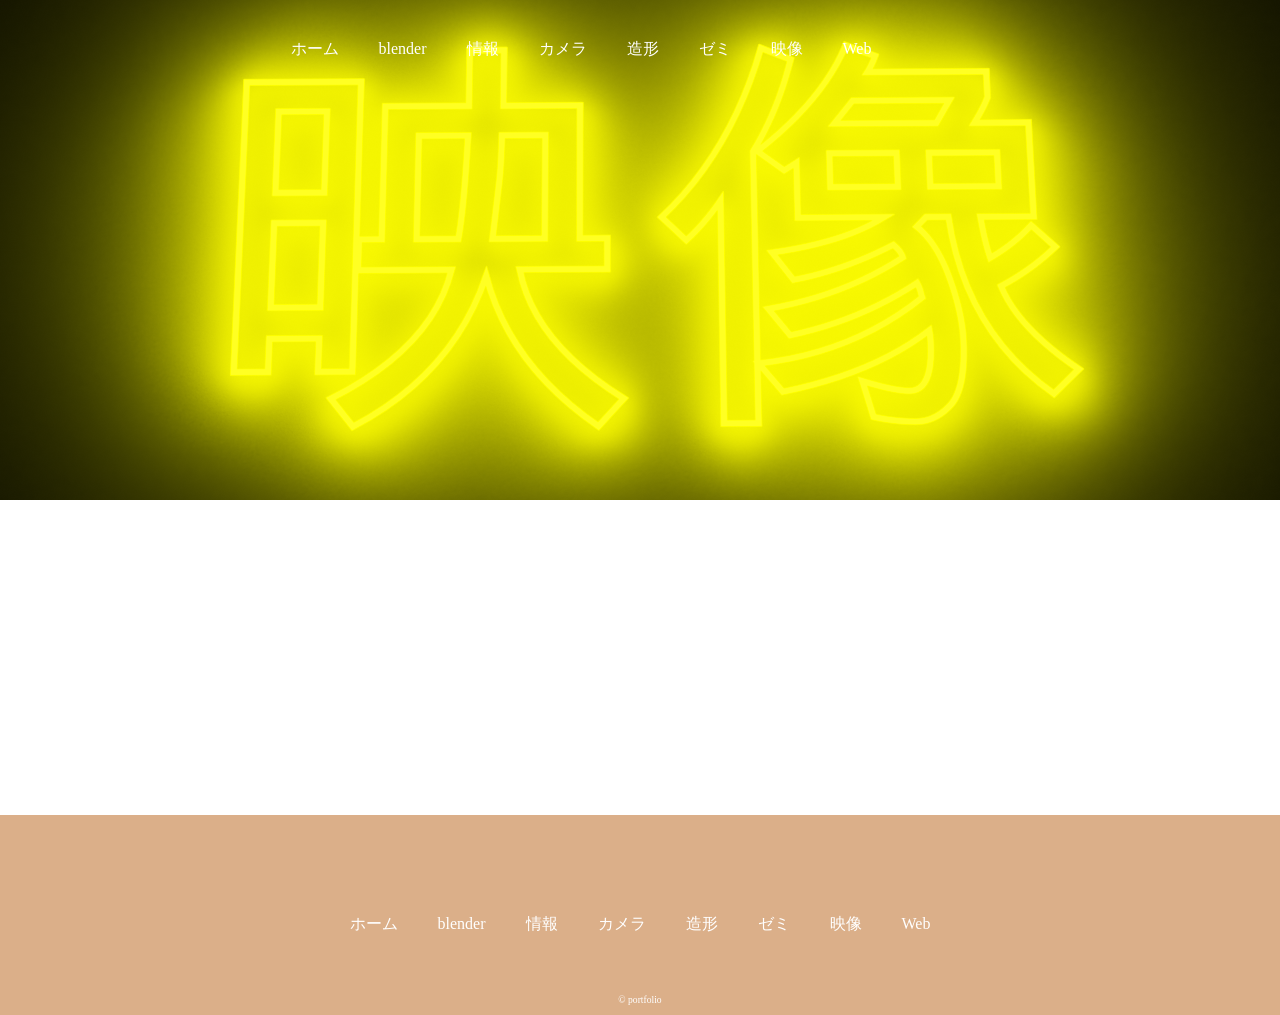
<file: eizou.html>
<!DOCTYPE html>
<html lang="ja">
<head>
    <meta charset="UTF-8">
    <title></title>
    <meta name="description" content="複数ページに渡るデザインを通して、よりレベルアップしたコーディングとCSSの使い回し方を身につけましょう">
    <link rel="stylesheet" href="css/reset.css">
    <link rel="preconnect" href="https://fonts.googleapis.com">
    <link rel="preconnect" href="https://fonts.gstatic.com" crossorigin>
    <link href="https://fonts.googleapis.com/css2?family=Noto+Sans+JP:wght@100..900&display=swap" rel="stylesheet">
    <link rel="stylesheet" href="css/style.css">
</head>
<body>
    <header class="header">
    <nav class="header-nav">
        <ul class="header-nav-list">
            <li class="header-nav-item">
                <a href="index.html" class="header-nav-link">ホーム</a>
            </li>
            <li class="header-nav-item">
                <a href="blender.html" class="header-nav-link">blender</a>
            </li>
            <li class="header-nav-item">
                <a href="jyouhou.html" class="header-nav-link">情報</a>
            </li>
            <li class="header-nav-item">
                <a href="camera.html" class="header-nav-link">カメラ</a>
            </li>
            <li class="header-nav-item">
                <a href="zoukei.html" class="header-nav-link">造形</a>
            </li>
          
            <li class="header-nav-item">
                <a href="zemi.html" class="header-nav-link">ゼミ</a>
            </li>
            <li class="header-nav-item">
            <a href="eizou.html" class="header-nav-link">映像</a>
        </li>
        <li class="header-nav-item">
            <a href="web.html" class="header-nav-link">Web</a>
        </li>
        </ul>
    </nav>
 </header>
 <div class="kv_eizou">
 </div>
 <main>
    <div class="video-wrap">
  <div class="video">
   <iframe width="560" height="315" src="https://www.youtube.com/embed/CzoLrJAc2wQ?si=2-QYR34hC4zYjIeS" title="YouTube video player" frameborder="0" allow="accelerometer; autoplay; clipboard-write; encrypted-media; gyroscope; picture-in-picture; web-share" referrerpolicy="strict-origin-when-cross-origin" allowfullscreen></iframe>
  </div>
</div>
 </main>

 <footer class="footer">
    <ul class="footer-nav-list">
        <li class="footer-nav-item">
            <a href="index.html" class="footer-nav-link">ホーム</a>
        </li>
        <li class="footer-nav-item">
            <a href="blender.html" class="footer-nav-link">blender</a>
        </li>
        <li class="footer-nav-item">
            <a href="jyouhou.html" class="footer-nav-link">情報</a>
        </li>
        <li class="footer-nav-item">
            <a href="camera.html" class="footer-nav-link">カメラ</a>
        </li>
        <li class="footer-nav-item">
            <a href="zoukei.html" class="footer-nav-link">造形</a>
        </li>
       
        <li class="footer-nav-item">
            <a href="zemi.html" class="footer-nav-link">ゼミ</a>
        </li>
        <li class="footer-nav-item">
            <a href="eizou.html" class="footer-nav-link">映像</a>
        </li>
        <li class="footer-nav-item">
            <a href="web.html" class="footer-nav-link">Web</a>
        </li>
    </ul>
    <p class="footer-copy">
        <small>&copy; portfolio</small>
    </p>
</footer>
</body>
</html>
</file>
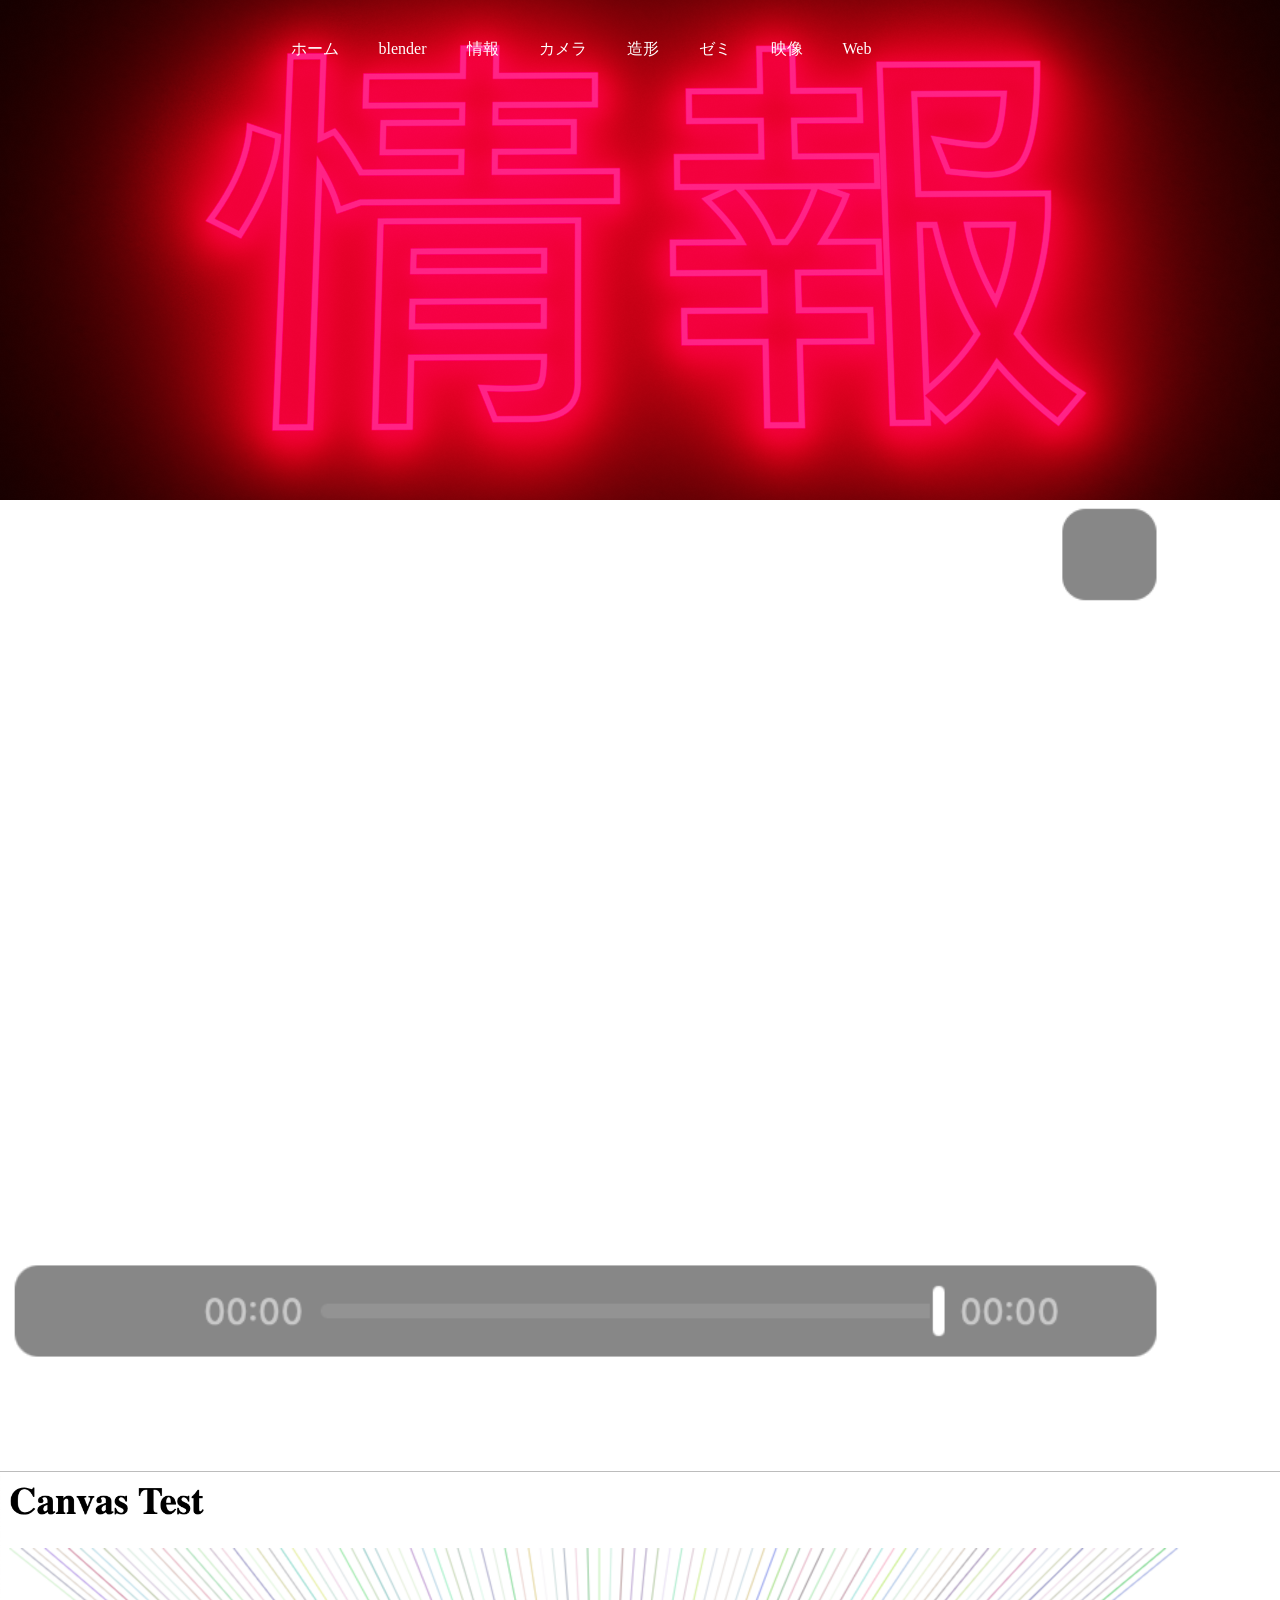
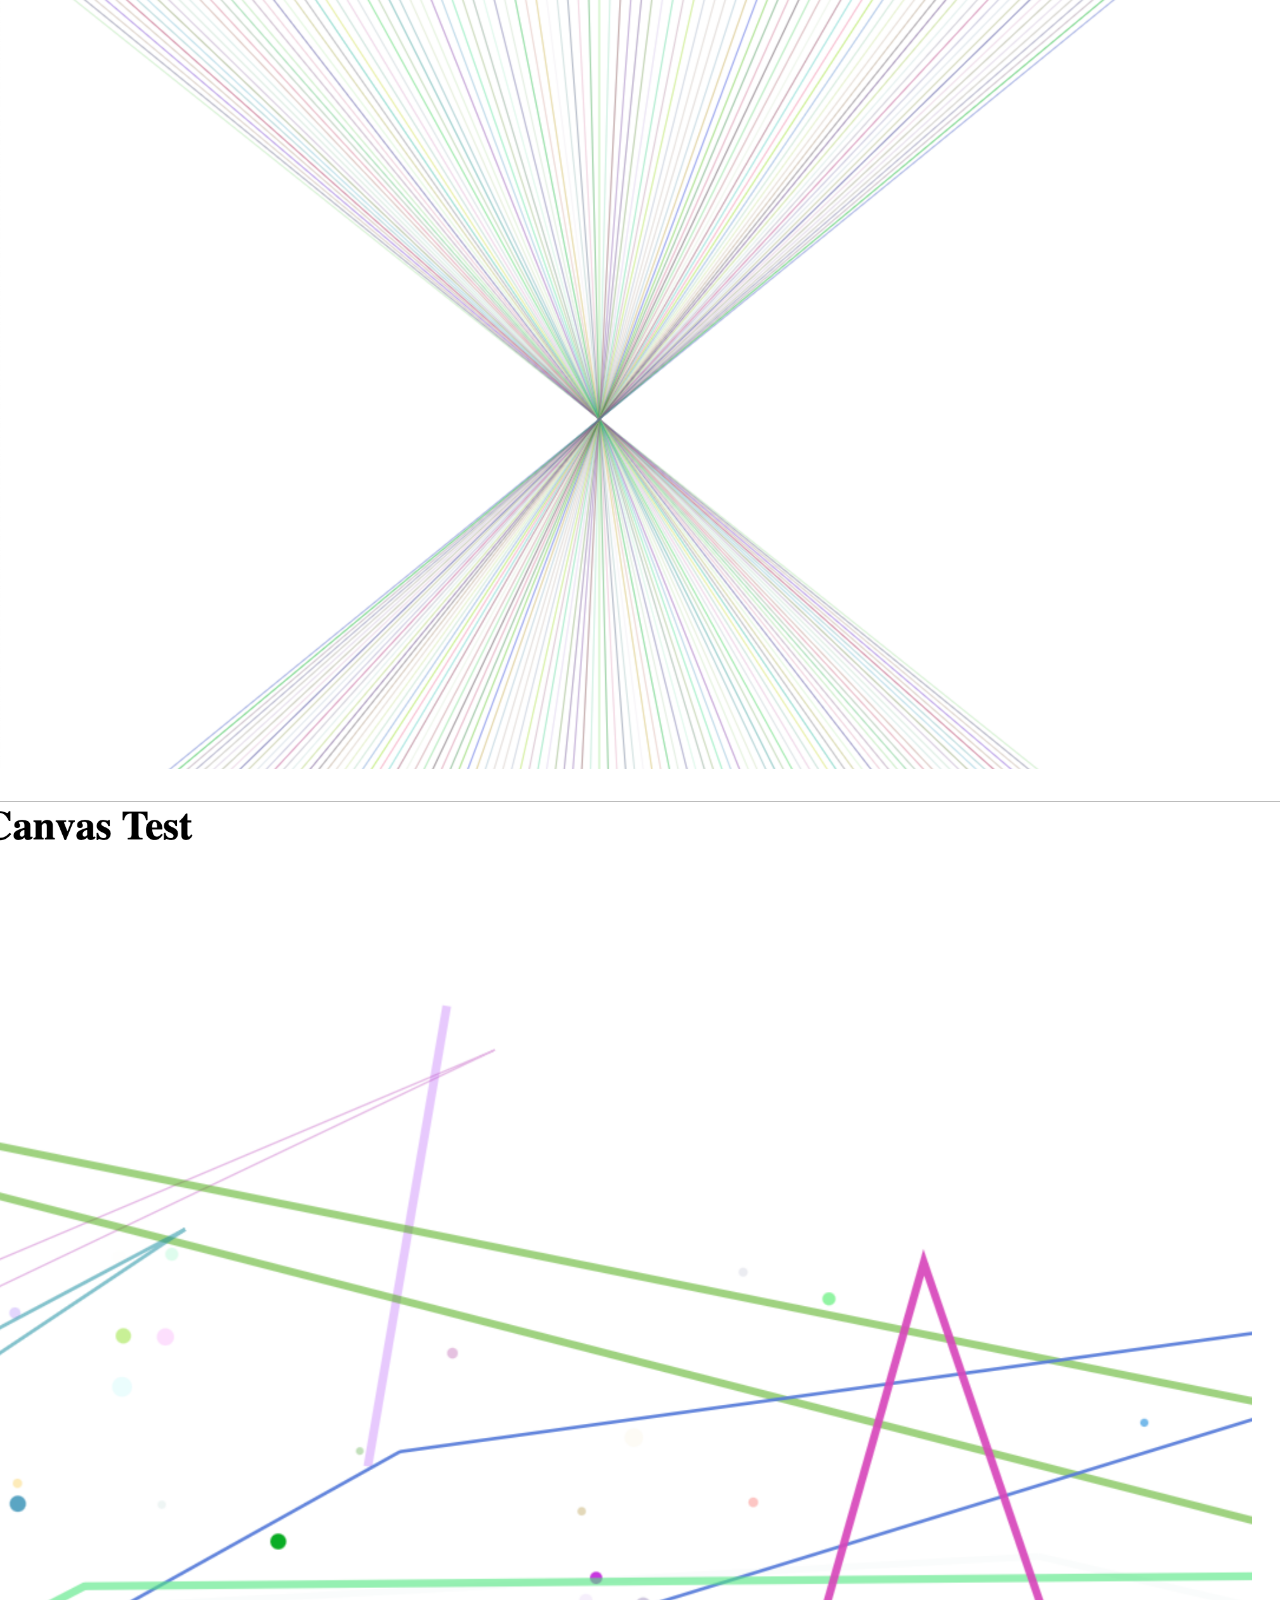
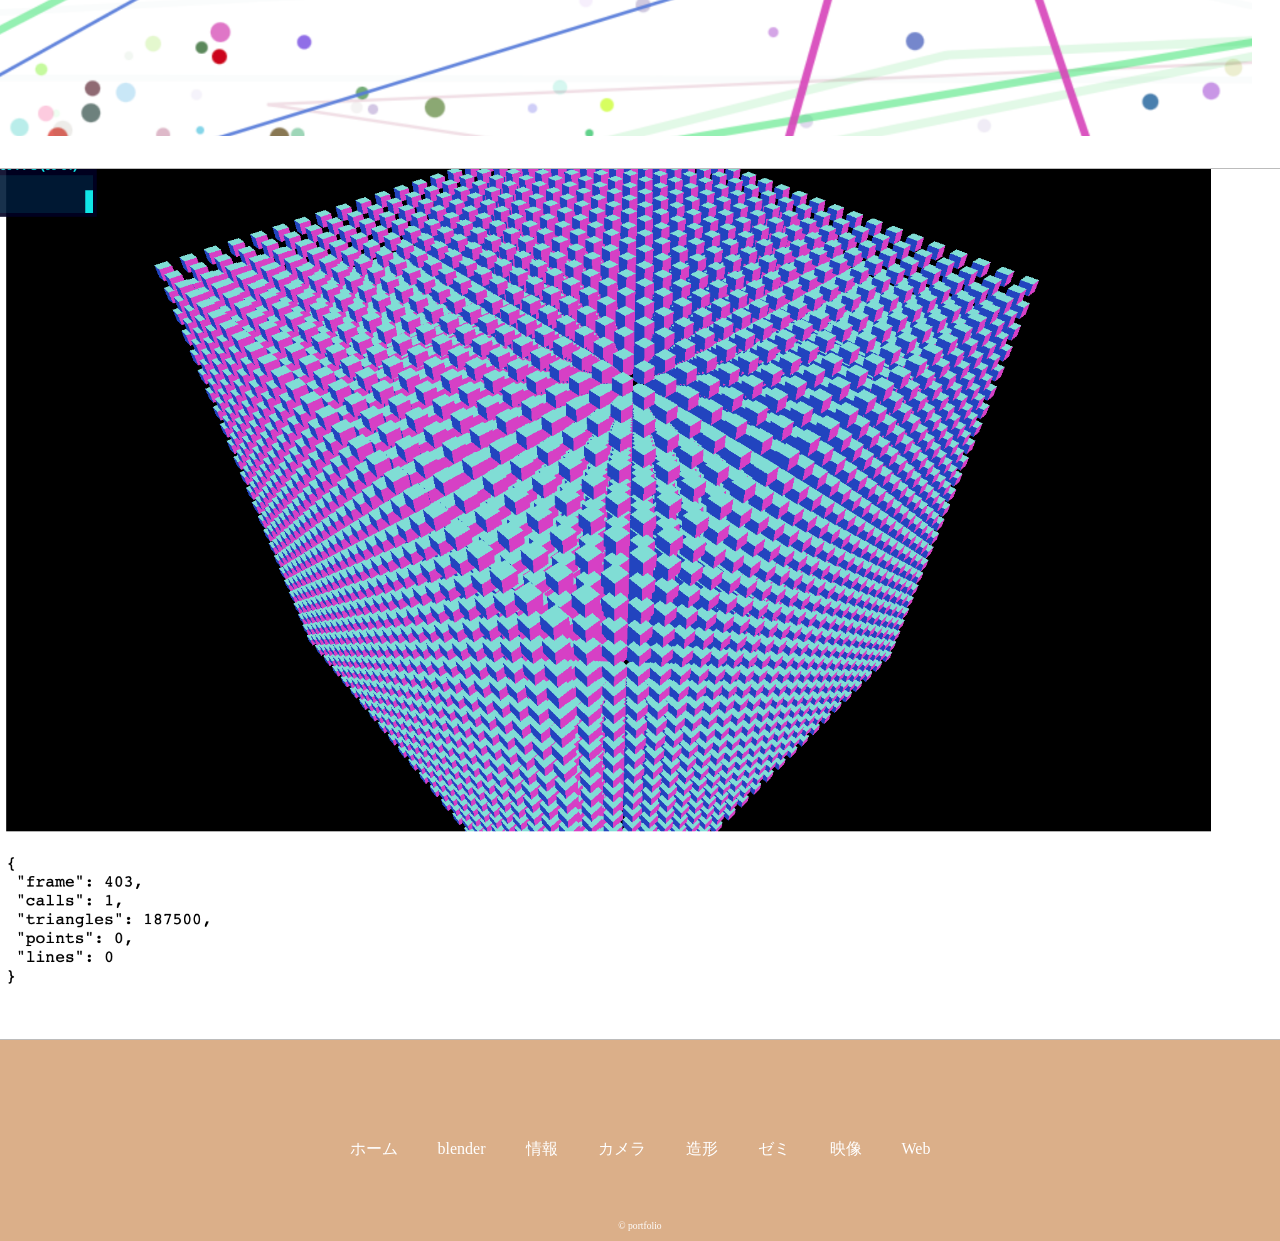
<file: jyouhou.html>
<!DOCTYPE html>
<html lang="ja">
<head>
    <meta charset="UTF-8">
    <title></title>
    <meta name="description" content="複数ページに渡るデザインを通して、よりレベルアップしたコーディングとCSSの使い回し方を身につけましょう">
    <link rel="stylesheet" href="css/reset.css">
    <link rel="preconnect" href="https://fonts.googleapis.com">
    <link rel="preconnect" href="https://fonts.gstatic.com" crossorigin>
    <link href="https://fonts.googleapis.com/css2?family=Noto+Sans+JP:wght@100..900&display=swap" rel="stylesheet">
    <link rel="stylesheet" href="css/style.css">
</head>
<body>
 <header class="header">
    <nav class="header-nav">
        <ul class="header-nav-list">
            <li class="header-nav-item">
                <a href="index.html" class="header-nav-link">ホーム</a>
            </li>
            <li class="header-nav-item">
                <a href="blender.html" class="header-nav-link">blender</a>
            </li>
            <li class="header-nav-item">
                <a href="jyouhou.html" class="header-nav-link">情報</a>
            </li>
            <li class="header-nav-item">
                <a href="camera.html" class="header-nav-link">カメラ</a>
            </li>
            <li class="header-nav-item">
                <a href="zoukei.html" class="header-nav-link">造形</a>
            </li>
           
            <li class="header-nav-item">
                <a href="zemi.html" class="header-nav-link">ゼミ</a>
            </li>
            <li class="header-nav-item">
            <a href="eizou.html" class="header-nav-link">映像</a>
        </li>
        <li class="header-nav-item">
            <a href="web.html" class="header-nav-link">Web</a>
        </li>
        </ul>
    </nav>
 </header>
 <div class="kv_info">
 </div>
 <main>
    <div class="items-wrap">
                    <div class="items-item">
                        <ul class="info-list_detail">
                        <div class="items-img">
                            <li class="info-item">
                                <a href="img2/ida/07-06.html" class="info-link">
                            <img src="img2/004.png" alt="変身">
                             <p class="info-txt">
                             </p>
                                </a>
                           </li>
                           </ul>
                        </div>
                    </div>
    <div class="items-wrap">
                    <div class="items-item">
                        <ul class="info-list_detail">
                        <div class="items-img">
                            <li class="info-item">
                                <a href="img2/ida1/03_013.html" class="info-link">
                            <img src="img2/001.png" alt="変身">
                             <p class="info-txt">
                             </p>
                                </a>
                           </li>
                           </ul>
                        </div>
                    </div>
    <div class="items-wrap">
                    <div class="items-item">
                        <ul class="info-list_detail">
                        <div class="items-img">
                            <li class="info-item">
                                <a href="img2/ida1/04_306.html" class="info-link">
                            <img src="img2/002.png" alt="変身">
                             <p class="info-txt">
                             </p>
                                </a>
                           </li>
                           </ul>
                        </div>
                    </div>
                 <div class="items-wrap">
                    <div class="items-item">
                        <ul class="info-list_detail">
                        <div class="items-img">
                            <li class="info-item">
                                <a href="img2/ida2/05-33.html" class="info-link">
                            <img src="img2/003.png" alt="変身">
                             <p class="info-txt">
                             </p>
                                </a>
                           </li>
                           </ul>
                        </div>
                    </div>
    </div>
    </section>
 </main>
 <footer class="footer">
    <ul class="footer-nav-list">
        <li class="footer-nav-item">
            <a href="index.html" class="footer-nav-link">ホーム</a>
        </li>
        <li class="footer-nav-item">
            <a href="blender.html" class="footer-nav-link">blender</a>
        </li>
        <li class="footer-nav-item">
            <a href="jyouhou.html" class="footer-nav-link">情報</a>
        </li>
        <li class="footer-nav-item">
            <a href="camera.html" class="footer-nav-link">カメラ</a>
        </li>
        <li class="footer-nav-item">
            <a href="zoukei.html" class="footer-nav-link">造形</a>
        </li>
      
        <li class="footer-nav-item">
            <a href="zemi.html" class="footer-nav-link">ゼミ</a>
        </li>
        <li class="footer-nav-item">
            <a href="eizou.html" class="footer-nav-link">映像</a>
        </li>
        <li class="footer-nav-item">
            <a href="web.html" class="footer-nav-link">Web</a>
        </li>
    </ul>
    <p class="footer-copy">
        <small>&copy; portfolio</small>
    </p>
</footer>
</body>
</html>
</file>
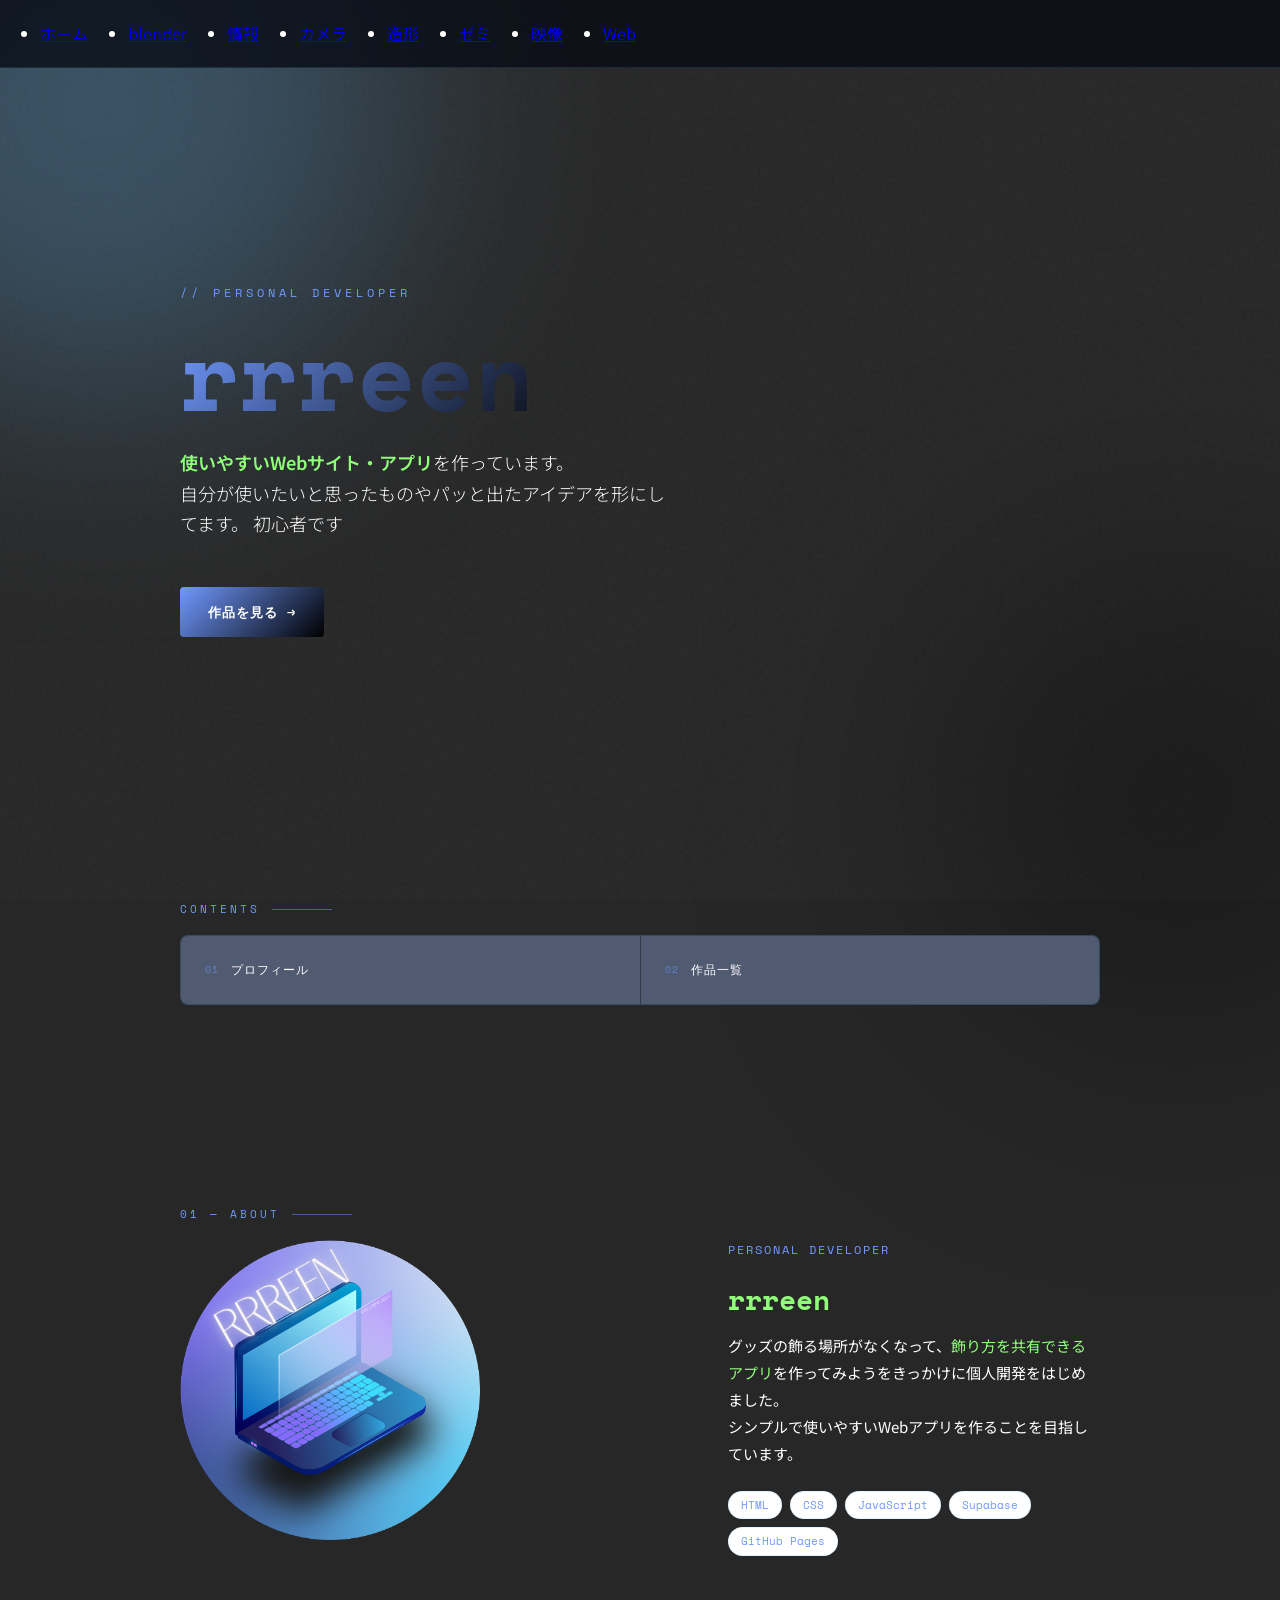
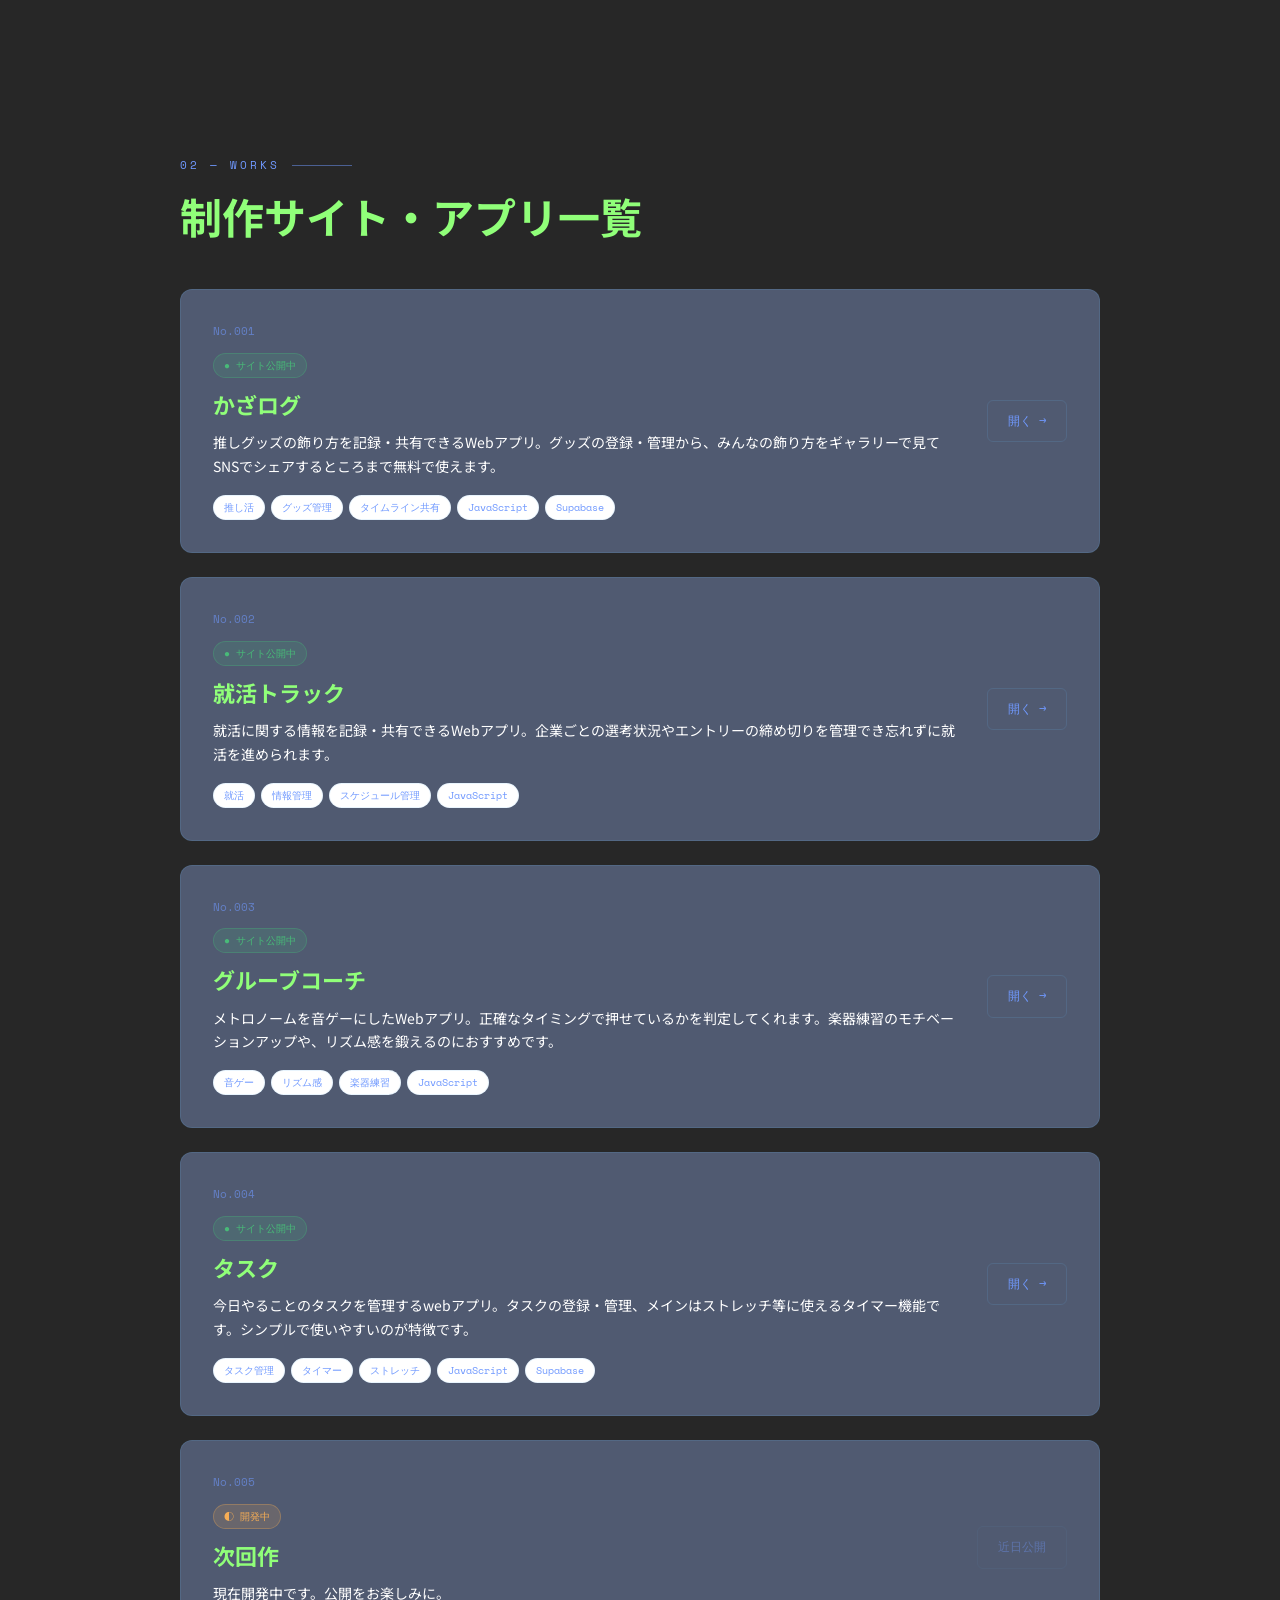
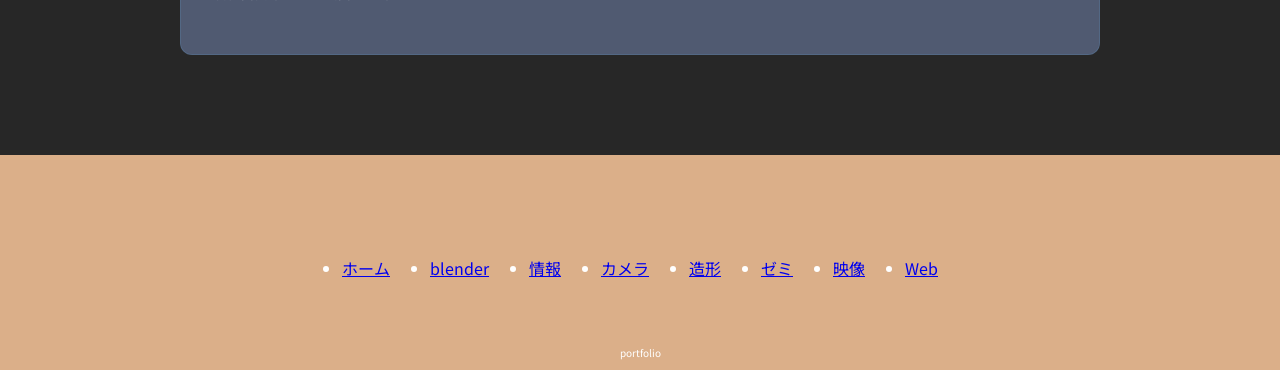
<file: web.html>
<!DOCTYPE html>
<html lang="ja">
<head>
<meta charset="UTF-8">
<meta name="viewport" content="width=device-width, initial-scale=1.0">
<title>rrreen | works</title>
<link rel="preconnect" href="https://fonts.googleapis.com">
<link href="https://fonts.googleapis.com/css2?family=Space+Mono:wght@400;700&family=Noto+Sans+JP:wght@300;400;600;700&display=swap" rel="stylesheet">
<link rel="stylesheet" href="css copy/style.css">
<link rel="stylesheet" href="css/style.css">
</head>
<body>
 <header class="header">
    <nav class="header-nav">
        <ul class="header-nav-list">
            <li class="header-nav-item">
                <a href="index.html" class="header-nav-link">ホーム</a>
            </li>
            <li class="header-nav-item">
                <a href="blender.html" class="header-nav-link">blender</a>
            </li>
            <li class="header-nav-item">
                <a href="jyouhou.html" class="header-nav-link">情報</a>
            </li>
            <li class="header-nav-item">
                <a href="camera.html" class="header-nav-link">カメラ</a>
            </li>
            <li class="header-nav-item">
                <a href="zoukei.html" class="header-nav-link">造形</a>
            </li>
            <li class="header-nav-item">
                <a href="zemi.html" class="header-nav-link">ゼミ</a>
            </li>
            <li class="header-nav-item">
            <a href="eizou.html" class="header-nav-link">映像</a>
        </li>
        <li class="header-nav-item">
            <a href="web.html" class="header-nav-link">Web</a>
        </li>
        </ul>
    </nav>
 </header>
<div class="bg-glow bg-glow-1"></div>
<div class="bg-glow bg-glow-2"></div>

<!-- ナビゲーション -->


<!-- ヒーロー（一番上の大きいエリア） -->
<section id="hero">
  <p class="hero-eyebrow">// Personal Developer</p>
  <h1 class="hero-name">rrreen</h1>
  <p class="hero-tagline">
    <span>使いやすいWebサイト・アプリ</span>を作っています。<br>
    自分が使いたいと思ったものやパッと出たアイデアを形にしてます。
    初心者です
  </p>
  <div class="hero-cta">
    <a href="#works" class="btn-primary">作品を見る →</a>
    <!--<a href="#contact" class="btn-outline">SNSをフォロー</a>-->
  </div>
</section>

<!-- 目次 -->
<section id="toc">
  <p class="section-label">Contents</p>
  <div class="toc-grid fade-in">
    <a href="#about" class="toc-item">
      <span class="toc-num">01</span> プロフィール
    </a>
    <a href="#works" class="toc-item">
      <span class="toc-num">02</span> 作品一覧
    </a>
    <!--<a href="#contact" class="toc-item">
      <span class="toc-num">03</span> SNS
    </a>-->
  </div>
</section>

<!-- プロフィール -->
<section id="about">
  <p class="section-label">01 — About</p>
  <div class="profile-grid fade-in">
    <img src="rrreen_0320094944.png" alt="rrreen" class="img"></img>
    <div>
      <p class="profile-role">Personal Developer</p>
      <h2 class="profile-name">rrreen</h2>
      <p class="profile-bio">
        グッズの飾る場所がなくなって、<span>飾り方を共有できるアプリ</span>を作ってみようをきっかけに個人開発をはじめました。<br>
        シンプルで使いやすいWebアプリを作ることを目指しています。
      </p>
      <!-- 使用技術タグ：増やしたい場合は<span class="tech-tag">技術名</span>をコピーして追加 -->
      <div class="tech-tags">
        <span class="tech-tag">HTML</span>
        <span class="tech-tag">CSS</span>
        <span class="tech-tag">JavaScript</span>
        <span class="tech-tag">Supabase</span>
        <span class="tech-tag">GitHub Pages</span>
      </div>
    </div>
  </div>
</section>

<!-- 作品一覧 -->
<section id="works">
  <p class="section-label">02 — Works</p>
  <h2 class="section-title">制作サイト・アプリ一覧</h2>
  <div class="works-grid">

    <!-- 作品カード1：新しい作品はこのブロックをコピーして追加 -->
    <div class="work-card fade-in">
      <div>
        <p class="work-number">No.001</p>
        <span class="badge-live">● サイト公開中</span>
        <h3 class="work-title">かざログ</h3>
        <p class="work-desc">
          推しグッズの飾り方を記録・共有できるWebアプリ。グッズの登録・管理から、みんなの飾り方をギャラリーで見てSNSでシェアするところまで無料で使えます。
        </p>
        <!-- 作品タグ：増やしたい場合は<span class="work-tag">タグ名</span>をコピーして追加 -->
        <div class="work-tags">
          <span class="work-tag">推し活</span>
          <span class="work-tag">グッズ管理</span>
          <span class="work-tag">タイムライン共有</span>
          <span class="work-tag">JavaScript</span>
          <span class="work-tag">Supabase</span>
        </div>
      </div>
      <!-- ↓ YOUR_URL_HERE をかざログのURLに変更してください -->
      <a href="https://rrreen316.github.io/oshicollection/" target="_blank" class="work-link">開く →</a>
    </div>


    <div class="work-card fade-in">
      <div>
        <p class="work-number">No.002</p>
        <span class="badge-live">● サイト公開中</span>
        <h3 class="work-title">就活トラック</h3>
        <p class="work-desc">
          就活に関する情報を記録・共有できるWebアプリ。企業ごとの選考状況やエントリーの締め切りを管理でき忘れずに就活を進められます。
        </p>
        <!-- 作品タグ：増やしたい場合は<span class="work-tag">タグ名</span>をコピーして追加 -->
        <div class="work-tags">
          <span class="work-tag">就活</span>
          <span class="work-tag">情報管理</span>
          <span class="work-tag">スケジュール管理</span>
          <span class="work-tag">JavaScript</span>
        </div>
      </div>
      <!-- ↓ YOUR_URL_HERE を就活トラックのURLに変更してください -->
      <a href="https://rrreen316.github.io/syuukatutracker/" target="_blank" class="work-link">開く →</a>
    </div>
<div class="work-card fade-in">
      <div>
        <p class="work-number">No.003</p>
        <span class="badge-live">● サイト公開中</span>
        <h3 class="work-title">グルーブコーチ</h3>
        <p class="work-desc">
         メトロノームを音ゲーにしたWebアプリ。正確なタイミングで押せているかを判定してくれます。楽器練習のモチベーションアップや、リズム感を鍛えるのにおすすめです。
        </p>
        <!-- 作品タグ：増やしたい場合は<span class="work-tag">タグ名</span>をコピーして追加 -->
        <div class="work-tags">
          <span class="work-tag">音ゲー</span>
          <span class="work-tag">リズム感</span>
          <span class="work-tag">楽器練習</span>
          <span class="work-tag">JavaScript</span>
        </div>
      </div>
      <!-- ↓ YOUR_URL_HERE をグルーブコーチのURLに変更してください -->
      <a href="https://rrreen316.github.io/groovecoach/" target="_blank" class="work-link">開く →</a>
    </div>
    <!-- 作品カード1：新しい作品はこのブロックをコピーして追加 -->
    <div class="work-card fade-in">
      <div>
        <p class="work-number">No.004</p>
        <span class="badge-live">● サイト公開中</span>
        <h3 class="work-title">タスク</h3>
        <p class="work-desc">
          今日やることのタスクを管理するwebアプリ。タスクの登録・管理、メインはストレッチ等に使えるタイマー機能です。シンプルで使いやすいのが特徴です。
        </p>
        <!-- 作品タグ：増やしたい場合は<span class="work-tag">タグ名</span>をコピーして追加 -->
        <div class="work-tags">
          <span class="work-tag">タスク管理</span>
          <span class="work-tag">タイマー</span>
          <span class="work-tag">ストレッチ</span>
          <span class="work-tag">JavaScript</span>
          <span class="work-tag">Supabase</span>
        </div>
      </div>
      <!-- ↓ YOUR_URL_HERE をタスクのURLに変更してください -->
      <a href="https://rrreen316.github.io/task/" target="_blank" class="work-link">開く →</a>
    </div>
    <!-- 作品カード3（開発中）：公開したらbadge-wipをbadge-liveに変えてwork-linkのhrefにURLを入れる -->
    <div class="work-card wip fade-in">
      <div>
        <p class="work-number">No.005</p>
        <span class="badge-wip">◐ 開発中</span>
        <h3 class="work-title">次回作</h3>
        <p class="work-desc">現在開発中です。公開をお楽しみに。</p>
      </div>
      <span class="work-link" style="opacity:0.4;cursor:default;">近日公開</span>
    </div>

  </div>
</section>

<!-- SNS・連絡先 -->
<!--<section id="contact">
  <p class="section-label">03 — Contact</p>
  <h2 class="section-title">SNS</h2>
  <div class="sns-grid fade-in">
    <!-- ↓ XのURLをご自身のアカウントに変更してください -->
 <!-- <a href="https://x.com/rrreen316" target="_blank" class="sns-card">
      <span>𝕏</span> @rrreen316
    </a>-->
    <!-- ↓ InstagramのURLとアカウント名をご自身のものに変更してください -->
   <!-- <a href="https://www.instagram.com/rrreen316/" target="_blank" class="sns-card">
      <span>📷</span> @rrreen316
    </a>-->
  </div>
</section>


   <footer class="footer">
    <ul class="footer-nav-list">
        <li class="footer-nav-item">
            <a href="index.html" class="footer-nav-link">ホーム</a>
        </li>
        <li class="footer-nav-item">
            <a href="blender.html" class="footer-nav-link">blender</a>
        </li>
        <li class="footer-nav-item">
            <a href="jyouhou.html" class="footer-nav-link">情報</a>
        </li>
        <li class="footer-nav-item">
            <a href="camera.html" class="footer-nav-link">カメラ</a>
        </li>
        <li class="footer-nav-item">
            <a href="zoukei.html" class="footer-nav-link">造形</a>
        </li>
        <li class="footer-nav-item">
            <a href="zemi.html" class="footer-nav-link">ゼミ</a>
        </li>
        <li class="footer-nav-item">
            <a href="eizou.html" class="footer-nav-link">映像</a>
        </li>
          <li class="footer-nav-item">
            <a href="web.html" class="footer-nav-link">Web</a>
        </li>
    </ul>
    <p class="footer-copy">
        <small> portfolio</small>
    </p>
</footer>

<script src="js/main.js"></script>
</body>
</html>
</file>
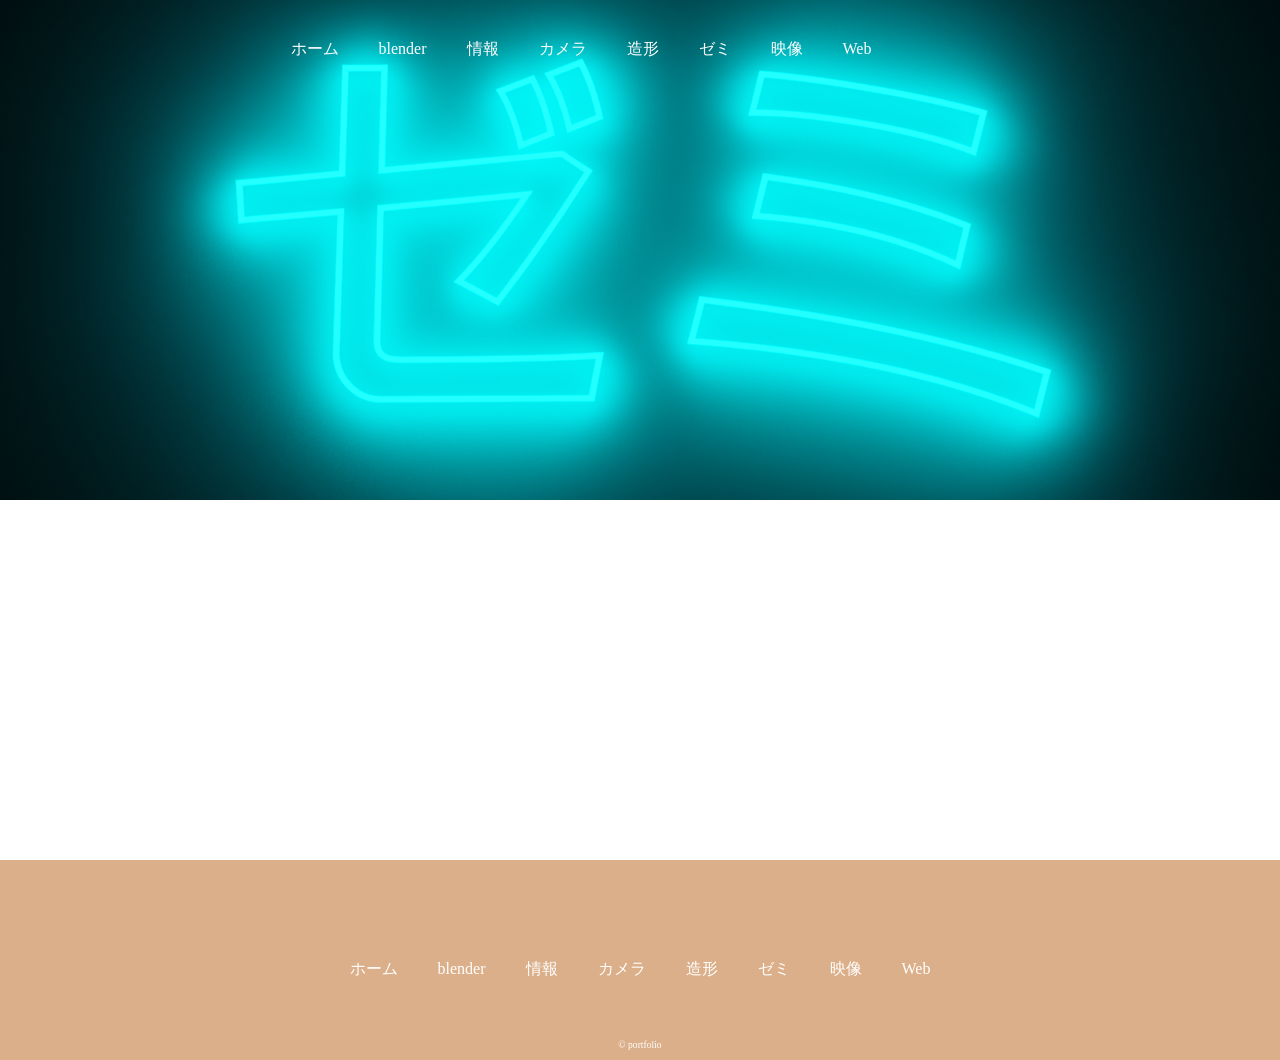
<file: zemi.html>
<!DOCTYPE html>
<html lang="ja">
<head>
    <meta charset="UTF-8">
    <title></title>
    <meta name="description" content="複数ページに渡るデザインを通して、よりレベルアップしたコーディングとCSSの使い回し方を身につけましょう">
    <link rel="stylesheet" href="css/reset.css">
    <link rel="preconnect" href="https://fonts.googleapis.com">
    <link rel="preconnect" href="https://fonts.gstatic.com" crossorigin>
    <link href="https://fonts.googleapis.com/css2?family=Noto+Sans+JP:wght@100..900&display=swap" rel="stylesheet">
    <link rel="stylesheet" href="css/style.css">
</head>
<body>
    <header class="header">
    <nav class="header-nav">
        <ul class="header-nav-list">
            <li class="header-nav-item">
                <a href="index.html" class="header-nav-link">ホーム</a>
            </li>
            <li class="header-nav-item">
                <a href="blender.html" class="header-nav-link">blender</a>
            </li>
            <li class="header-nav-item">
                <a href="jyouhou.html" class="header-nav-link">情報</a>
            </li>
            <li class="header-nav-item">
                <a href="camera.html" class="header-nav-link">カメラ</a>
            </li>
            <li class="header-nav-item">
                <a href="zoukei.html" class="header-nav-link">造形</a>
            </li>
          
            <li class="header-nav-item">
                <a href="zemi.html" class="header-nav-link">ゼミ</a>
            </li>
            <li class="header-nav-item">
            <a href="eizou.html" class="header-nav-link">映像</a>
        </li>
        <li class="header-nav-item">
            <a href="web.html" class="header-nav-link">Web</a>
        </li>
        </ul>
    </nav>
 </header>
 <div class="kv_zemi">
 </div>
 <main>
    <div class="video-wrap">
    <div class="youtube-variable">
<iframe width="560" height="315" src="https://www.youtube.com/embed/b4kM2Xo4ksU?si=8AJkDnDJnDh5b5i8" title="YouTube video player" frameborder="0" allow="accelerometer; autoplay; clipboard-write; encrypted-media; gyroscope; picture-in-picture; web-share" referrerpolicy="strict-origin-when-cross-origin" allowfullscreen></iframe>
   </div>
   </div>
 </main>

 <footer class="footer">
    <ul class="footer-nav-list">
        <li class="footer-nav-item">
            <a href="index.html" class="footer-nav-link">ホーム</a>
        </li>
        <li class="footer-nav-item">
            <a href="blender.html" class="footer-nav-link">blender</a>
        </li>
        <li class="footer-nav-item">
            <a href="jyouhou.html" class="footer-nav-link">情報</a>
        </li>
        <li class="footer-nav-item">
            <a href="camera.html" class="footer-nav-link">カメラ</a>
        </li>
        <li class="footer-nav-item">
            <a href="zoukei.html" class="footer-nav-link">造形</a>
        </li>
       
        <li class="footer-nav-item">
            <a href="zemi.html" class="footer-nav-link">ゼミ</a>
        </li>
        <li class="footer-nav-item">
            <a href="eizou.html" class="footer-nav-link">映像</a>
        </li>
        <li class="footer-nav-item">
            <a href="web.html" class="footer-nav-link">Web</a>
        </li>
    </ul>
    <p class="footer-copy">
        <small>&copy; portfolio</small>
    </p>
</footer>
</body>
</html>
</file>
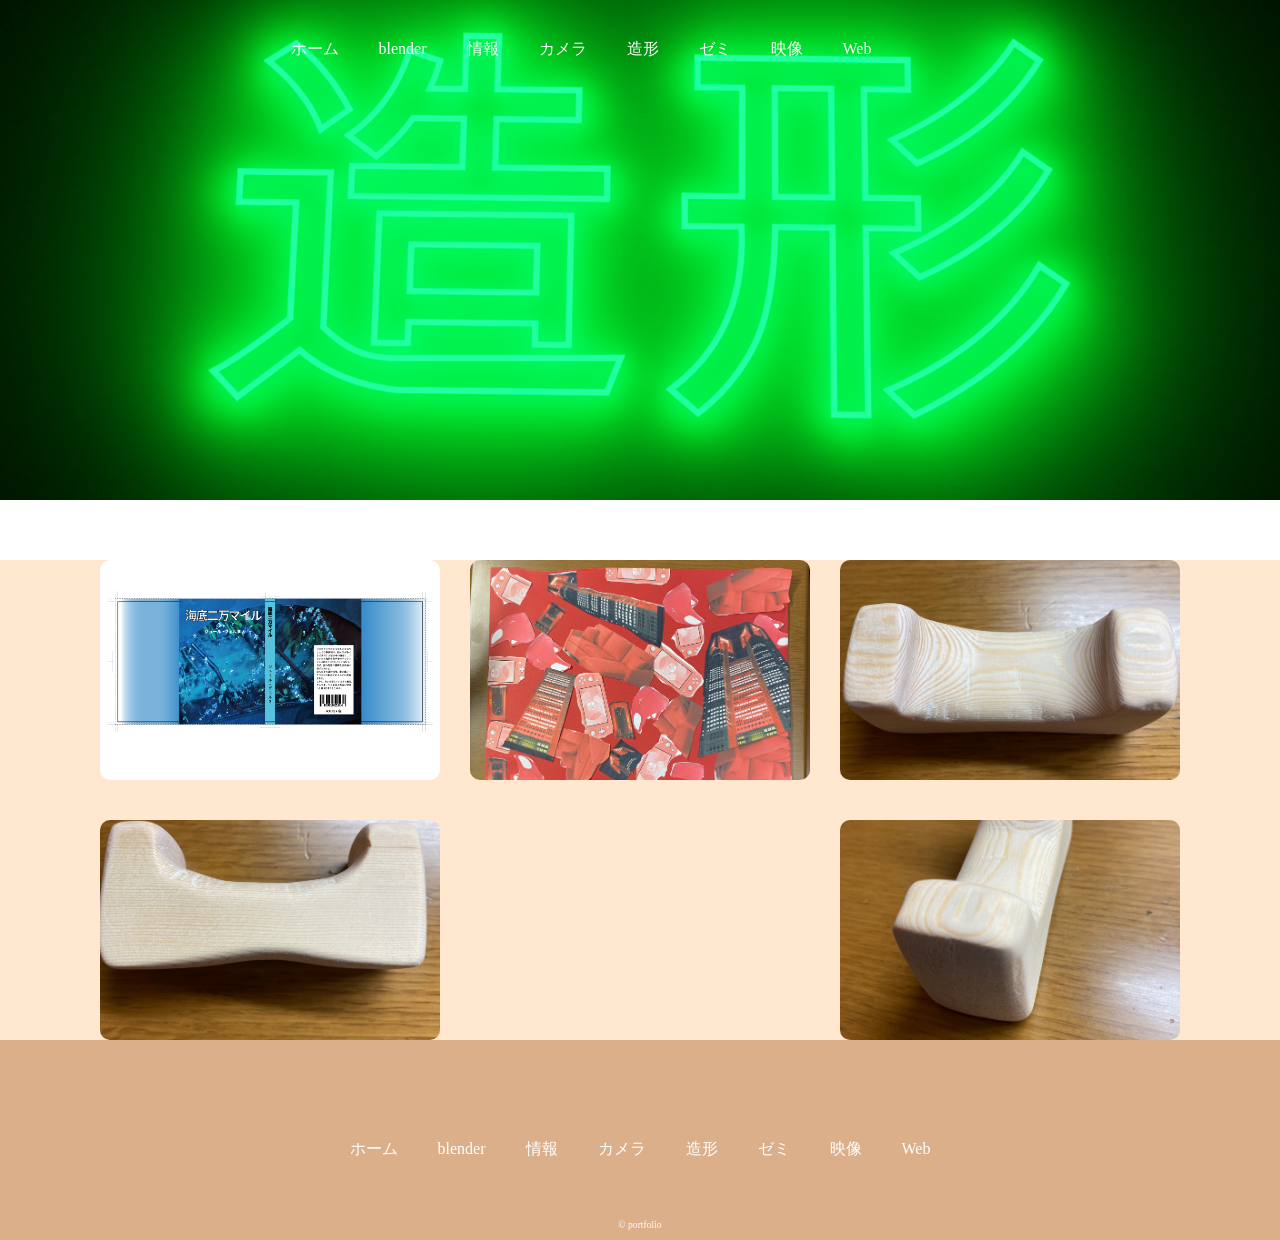
<file: zoukei.html>
<!DOCTYPE html>
<html lang="ja">
<head>
    <meta charset="UTF-8">
    <title></title>
    <meta name="description" content="複数ページに渡るデザインを通して、よりレベルアップしたコーディングとCSSの使い回し方を身につけましょう">
    <link rel="stylesheet" href="css/reset.css">
    <link rel="preconnect" href="https://fonts.googleapis.com">
    <link rel="preconnect" href="https://fonts.gstatic.com" crossorigin>
    <link href="https://fonts.googleapis.com/css2?family=Noto+Sans+JP:wght@100..900&display=swap" rel="stylesheet">
    <link rel="stylesheet" href="css/style.css">
</head>
<body>
    <header class="header">
    <nav class="header-nav">
        <ul class="header-nav-list">
            <li class="header-nav-item">
                <a href="index.html" class="header-nav-link">ホーム</a>
            </li>
            <li class="header-nav-item">
                <a href="blender.html" class="header-nav-link">blender</a>
            </li>
            <li class="header-nav-item">
                <a href="jyouhou.html" class="header-nav-link">情報</a>
            </li>
            <li class="header-nav-item">
                <a href="camera.html" class="header-nav-link">カメラ</a>
            </li>
            <li class="header-nav-item">
                <a href="zoukei.html" class="header-nav-link">造形</a>
            </li>
        
            <li class="header-nav-item">
                <a href="zemi.html" class="header-nav-link">ゼミ</a>
            </li>
           <li class="header-nav-item">
            <a href="eizou.html" class="header-nav-link">映像</a>
        </li>
        <li class="header-nav-item">
            <a href="web.html" class="header-nav-link">Web</a>
        </li>
        </ul>
    </nav>
 </header>
 <div class="kv_zoukei">
 </div>
 <main>
    <section class="menu section-wrap_detail">
        <div class="section-inner">
            <div class="menu-wrap">
                <div class="menu-item">
                    <div class="menu-img-box">
                        <img src="img2/zoukei/320D15033_佐藤廉.jpg" alt="カバー" class="menu-img">
                    </div>
                </div>
                <div class="menu-item">
                    <div class="menu-img-box">
                        <img src="img2/zoukei/320D15033_佐藤廉_コラージュ.jpg" alt="コラージュ" class="menu-img">
                    </div>
                </div>
                <div class="menu-item">
                    <div class="menu-img-box">
                        <img src="img2/zoukei/320D15033_佐藤廉_イメージクリエイティブ演習1.JPG" alt="1" class="menu-img">
                    </div>
                </div>
                <div class="menu-item">
                    <div class="menu-img-box">
                        <img src="img2/zoukei/320D15033_佐藤廉_イメージクリエイティブ演習2.JPG" alt="2" class="menu-img">
                    </div>
                </div>
                <div class="menu-item">
                    <div class="menu-img-box">
                        <img src="img2/zoukei/320D15033_佐藤廉_イメージクリエイティブ演習3.jpg" alt="3" class="menu-img">
                    </div>
                </div>
            </div>
        </div>
    </section>
 </main>

 <footer class="footer">
    <ul class="footer-nav-list">
        <li class="footer-nav-item">
            <a href="index.html" class="footer-nav-link">ホーム</a>
        </li>
        <li class="footer-nav-item">
            <a href="blender.html" class="footer-nav-link">blender</a>
        </li>
        <li class="footer-nav-item">
            <a href="jyouhou.html" class="footer-nav-link">情報</a>
        </li>
        <li class="footer-nav-item">
            <a href="camera.html" class="footer-nav-link">カメラ</a>
        </li>
        <li class="footer-nav-item">
            <a href="zoukei.html" class="footer-nav-link">造形</a>
        </li>
        <li class="footer-nav-item">
            <a href="zemi.html" class="footer-nav-link">ゼミ</a>
        </li>
        <li class="footer-nav-item">
            <a href="eizou.html" class="footer-nav-link">映像</a>
        </li>
        <li class="footer-nav-item">
            <a href="web.html" class="footer-nav-link">Web</a>
        </li>
    </ul>
    <p class="footer-copy">
        <small>&copy; portfolio</small>
    </p>
</footer>
</body>
</html>
</file>
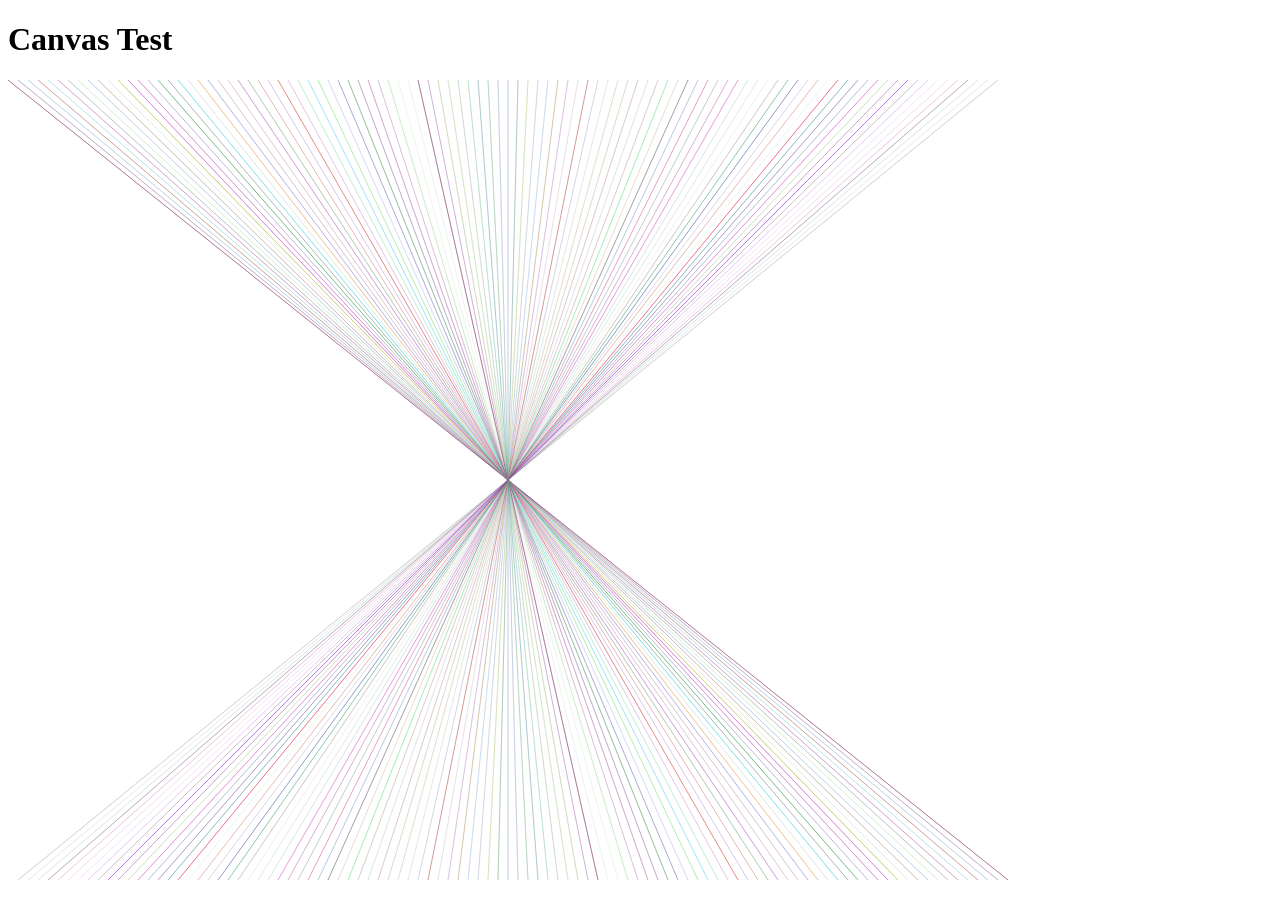
<file: img2/ida1/03_013.html>
<!DOCTYPE html>
<html>
<head>
    <title>Canvas Test</title>
    <script type="text/javascript">
    let ctx;
    let cw;
    let ch;
    const loopNum = 100;
    function init(){
        let canvas = document.getElementById('mycanvas');
        if(!canvas ||!canvas.getContext){
            return false;
        }
        ctx = canvas.getContext('2d');
        cw = canvas.width;
        ch = canvas.height;
        ctx.globalAlpha = 0.5;
        draw();
        setInterval("draw()",200);
    }
    function draw(){
        ctx.fillStyle = "rgba(255,255,255,1)";
        ctx.fillRect(0,0,cw,ch);
        for (let i=0;i<loopNum;i++){
            ctx.strokeStyle = "rgba("+getRandomColor()+","+getRandomColor()+","+
            getRandomColor()+","+getRandomAlpha()+")";
        ctx.fillStyle = "rgba("+getRandomColor()+","+
        getRandomColor()+","+getRandomColor()+","+
        getRandomAlpha()+")";
        ctx.lineWidth = 1;
        //ctx.fillRect(getRandomNum(cw),getRandomNum(ch), getRandomNum(cw),getRandomNum(ch));
        ctx.beginPath();
        ctx.moveTo(i*cw/loopNum,0);
        ctx.lineTo(cw-i*cw/loopNum,ch);
        ctx.stroke();
        //ctx.beginPath();
        //ctx.arc(getRandomNum(cw),getRandomNum(ch),
        //getRandomNum(cw/2),0,360/180*Math.PI,true
        //);
        //ctx.stroke();
        //ctx.fill();
    }
}
    function getRandomNum(num){
        return Math.floor(Math.random()*num);
    }
    function getRandomColor(){
        return Math.floor(Math.random()*255);
    }
    function getRandomAlpha(){
        return Math.random();
    }
    </script>
</head>
<body onload="init();">
    <H1>Canvas Test</H1>
    <canvas id="mycanvas" width="1000" height="800"></canvas>
    
</body>
</html>
</file>
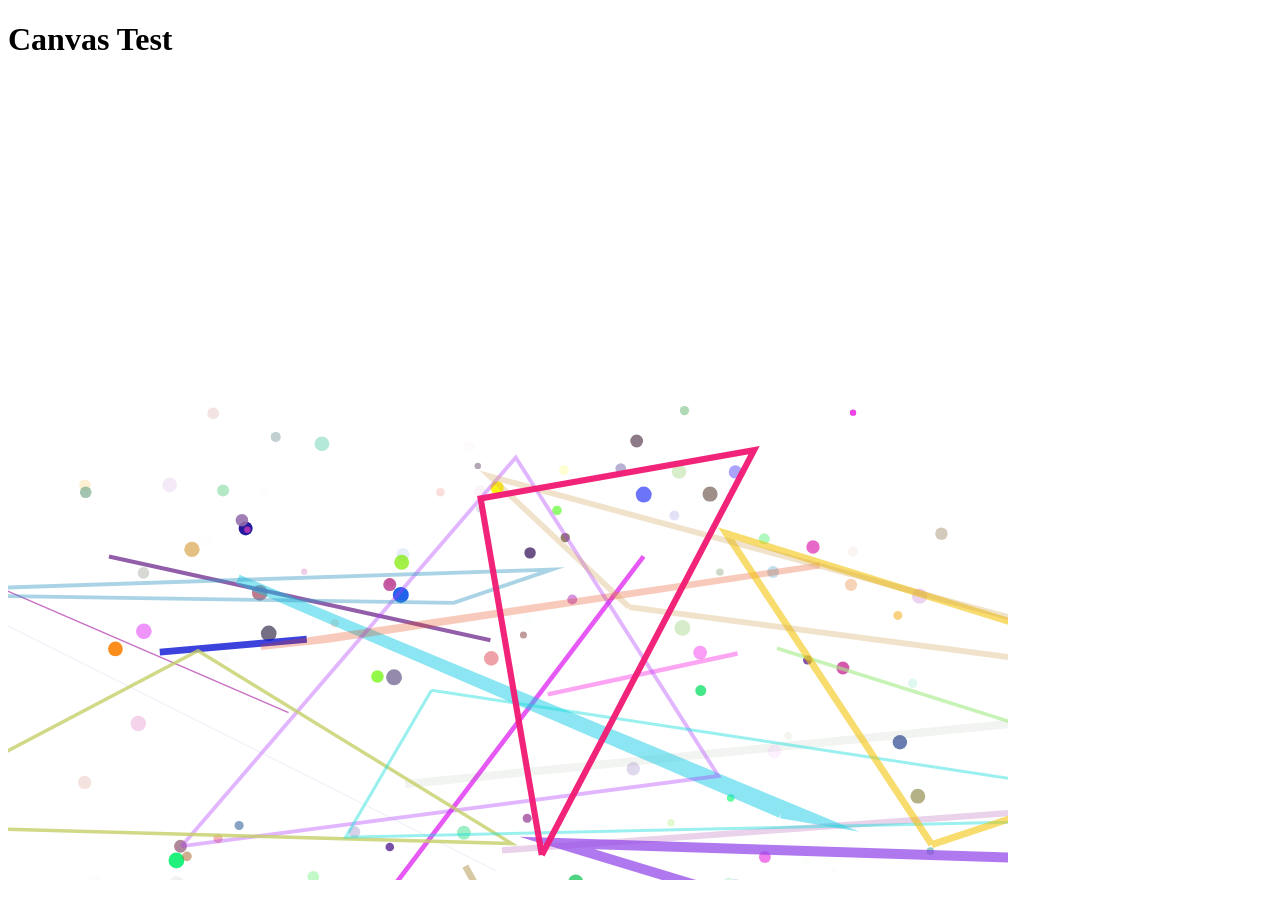
<file: img2/ida1/04_306.html>
<!DOCTYPE html>
<html>
<head>
    <title>Canvas Test</title>
    <script type="text/javascript">
    let ctx;
    let cw;
    let ch;
    const density = 100;
    let particles = [];
    const density_line = 10;
    let lines = [];
    const density_tri = 10;
    let tris = [];
    function init(){
        let canvas = document.getElementById('mycanvas');
        if(!canvas ||!canvas.getContext){
            return false;
        }
        ctx = canvas.getContext('2d');
        cw = canvas.width;
        ch = canvas.height;
        for(let i=0;i < density; i++){
            particles[i] = new Particle(getRandomScale(), "rgba("+getRandomColor()+","+getRandomColor()+","+getRandomColor()+","+getRandomAlpha()+")", getRandomVelocity(), getRandomVelocity(),1);
            particles[i] .position.x = cw/2;
            particles[i] .position.y = ch/4;
            particles[i] .draw();
        }
        for(let j=0;j < density_line; j++){
            lines[j] = new Line(getRandomX(), getRandomY(), getRandomVelocity(), getRandomVelocity(),getRandomX(), getRandomY(),getRandomVelocity(), getRandomVelocity(),"rgba("+getRandomColor()+","+getRandomColor()+","+getRandomColor()+","+getRandomAlpha()+")",getRandomWidth(),1);
            lines[j].draw();
        }
        for(let k=0;k<density_tri;k++){
            tris[k] = new Tri(getRandomX(), getRandomY(),getRandomVelocity(), getRandomVelocity(), getRandomX(), getRandomY(), getRandomVelocity(), getRandomVelocity(), getRandomX(), getRandomY(), getRandomVelocity(), getRandomVelocity(),"rgba("+getRandomColor()+","+getRandomColor()+","+getRandomColor()+","+getRandomAlpha()+")",getRandomWidth(),1);
            tris[k].draw();
        }
        draw();
        setInterval("draw()",33);
    }
    class Particle {
        constructor(scale, color, vx, vy, gv){
            this.scale = scale;
            this.color = color;
            this.vx = vx;
            this.vy = vy;
            this.gv = gv;
            this.position = {
                x: 100,
                y: 100
            };
    }
    draw(){
        ctx.beginPath();
        ctx.arc(this.position.x, this.position.y, this.scale, 0, 2*Math.PI, false);
        ctx.fillStyle = this.color;
        ctx.fill();
    }
update(){
    this.vy += this.gv;
    this.position.x += this.vx;
    this.position.y += this.vy;
    this.draw();
    if(this.position.x > cw) this.position.x -= cw;
    if(this.position.y > ch) this.vy = -this.vy;
    }
}
class Line{
    constructor(x1, y1, vx1, vy1, x2, y2, vx2, vy2, color, width, gv){
        this.position1 = {x:x1, y:y1};
        this.v1 = {x:vx1, y:vy1};
        this.position2 = {x:x2, y:y2};
        this.v2 = {x:vx2, y:vy2};
        this.color = color;
        this.width = width;
        this.gv = gv;
    }
    draw(){
        ctx.strokeStyle = this.color;
        ctx.lineWidth = this.width;
        ctx.beginPath();
        ctx.moveTo(this.position1.x, this.position1.y);
        ctx.lineTo(this.position2.x, this.position2.y);
        ctx.stroke();
    }
    update(){
        this.v1.y += this.gv;
        this.v2.y += this.gv;
        this.position1.x += this.v1.x;
        this.position1.y += this.v1.y;
        this.position2.x += this.v2.x;
        this.position2.y += this.v2.y;
        this.draw();
        if(this.position1.y > ch) this.v1.y = -this.v1.y;
        if(this.position2.y > ch) this.v2.y = -this.v2.y;
    }
}
class Tri {
    constructor(x1, y1, vx1, vy1, x2, y2, vx2, vy2, x3, y3, vx3, vy3, color, width, gv){
        this.position1 = {x:x1, y:y1};
        this.v1 = {x:vx1, y:vy1};
        this.position2 = {x:x2, y:y2};
        this.v2 = {x:vx2, y:vy2};
        this.position3 = {x:x3, y:y3};
        this.v3 = {x:vx3, y:vy3};
        this.color = color;
        this.width = width;
        this.gv = gv;
    }
    draw(){
        ctx.strokeStyle = this.color;
        ctx.lineWidth = this.width;
        ctx.beginPath();
        ctx.moveTo(this.position1.x, this.position1.y);
        ctx.lineTo(this.position2.x, this.position2.y);
        ctx.lineTo(this.position3.x, this.position3.y);
        ctx.lineTo(this.position1.x, this.position1.y);
        ctx.stroke();
    }
    update(){
        this.v1.y += this.gv;
        this.v2.y += this.gv;
        this.v3.y += this.gv;
        this.position1.x += this.v1.x;
        this.position1.y += this.v1.y;
        this.position2.x += this.v2.x;
        this.position2.y += this.v2.y;
        this.position3.x += this.v3.x;
        this.position3.y += this.v3.y;
        this.draw();
        if(this.position1.y > ch) this.v1.y =-this.v1.y;
        if(this.position2.y > ch) this.v2.y =-this.v2.y;
        if(this.position3.y > ch) this.v3.y =-this.v3.y;
    }
}
function draw(){
        ctx.fillStyle = "rgba(255,255,255,1)";
        ctx.fillRect(0,0,cw,ch);
        for(let i=0;i < density; i++){
            particles[i] .update();
        }
        for(let j=0;j < density_line; j++){
            lines[j].update();
        }
        for(let k=0;k < density_tri; k++){
            tris[k].update();
        }
}
function getRandomColor(){
    return Math.floor(Math.random()*255);
}
function getRandomAlpha(){
    return Math.random();
}
function getRandomScale(){
    return (Math.random()*(8-3))+3;
}
function getRandomX(){
    return Math.random()*cw;
}
function getRandomY(){
    return Math.random()*ch;
}
function getRandomWidth(){
    return Math.random()*10;
}
function getRandomVelocity(){
    return Math.random()*20-10;
}
    </script>
</head>
<body onload="init();">
    <H1>Canvas Test</H1>
    <canvas id="mycanvas" width="1000" height="800"></canvas>
    
</body>
</html>
</file>
<file: css/style.css>
@charset "UTF-8";

.body{
    font-family: "Noto Sans JP", sans-serif;
  font-optical-sizing: auto;
  font-weight: 400
}
/*section*/
.section-wrap{
    padding: 80px 0;
}
.section-inner{
    width: 1080px;
    margin: 0 auto;
}

.section-ttl{
    font-size: 60px;
    font-weight: bold;
    text-align: center;
    color: #dbaf89;
    position: relative;
}
/*.section-ttl._concept::before{
    content: "コンセプト";
    color: #000;
    font-size: 18px;
    position: absolute;
    bottom: 100%;
    left: 50%;
    transform: translate(-50%);
}

.section-ttl._blender::before{
    content: "blender";
    color: #000;
    font-size: 18px;
    position: absolute;
    bottom: 100%;
    left: 50%;
    transform: translate(-50%);
}
.section-ttl.__jyouhou::before{
    content: "情報";
    color: #000;
    font-size: 18px;
    position: absolute;
    bottom: 100%;
    left: 50%;
    transform: translate(-50%);
}
.section-ttl.__access::before{
    content: "アクセス";
    color: #000;
    font-size: 18px;
    position: absolute;
    bottom: 100%;
    left: 50%;
    transform: translate(-50%);
}
/*btn*/
.btn{
    margin-top: 60px;
    text-align: center;
}
.btn-link{
    display: inline-block;
    padding: 14px 32px;
    border: 1px solid #DBAF89;
    border-radius: 28px;
    font-weight: bold;
}
/*icon*/
.icon-list{
    display: flex;
}
.icon-item +.icon-item{
    margin-left: 16px;
}

/*header*/
.header{
    display: flex;
    justify-content: center;
    align-items: center;
    color: #fff;
    width: 90%;
    position: absolute;
    top: 40px;
    left: 5px;
    z-index: 100;
}
.header-logo{
    width: 160px;
}
.header-nav-list{
    display: flex;
}
.header-nav-item + .header-nav-item{
    margin-left: 40px;
}
/*kv*/
.kv{
    width: 100px;
    position: relative;
}
.kv_index{
    height: 768px;
    background-image: url(../img/portfoliopng.png);
    background-repeat: no-repeat;
    background-position: center;
}
.kv_menu{
    height: 500px;
    background-image: url(../img/neonsign.png);
    background-repeat: no-repeat;
    background-position: center;
}
.kv_info{
    height: 500px;
    background-image: url(../img/jyouhou.png);
    background-repeat: no-repeat;
    background-position: center;
}
.kv_zemi{
    height: 500px;
    background-image: url(../img/zemi.png);
    background-repeat: no-repeat;
    background-position: center;
}
.kv_camera{
    height: 500px;
    background-image: url(../img/camera１.png);
    background-repeat: no-repeat;
    background-position: center;
}
.kv_eizou{
    height: 500px;
    background-image: url(../img/eizou.png);
    background-repeat: no-repeat;
    background-position: center;
}
.kv_zoukei{
    height: 500px;
    background-image: url(../img/zoukei.png);
    background-repeat: no-repeat;
    background-position: center;
}
.kv-copy, .kv-detail{
   position: absolute;
    top: 50%;
    left: 50%;
    transform: translate(-50%, -50%);
}
.kv-detail .section-ttl{
    color: #fff;
}
.kv-detail .section-ttl::before{
    color: #fff;
}
/*concept*/
.concept-txt-main{
    font-size: 32px;
    font-weight: bold;
    text-align: center;
    margin-top: 40px;
}
.concept-txt-sub{
    margin-top: 24px;
    text-align: center;
}
.concept-img-box{
    height: 350px;
    margin-top: 80px;
}
.concept-img{
    object-fit: cover;
    object-position: top;
}
.concept-detail-wrap{
    display: flex;
    justify-content: space-between;
    align-items: center;
    margin-top: 80px;
}
.concept-detail-content{
    width: 400px;
}
.concept-detail-ttl{
    font-size: 32px;
    font-weight: bold;
}
.concept-detail-img-txt{
    margin-top: 40px;
}
.concept-detail-img-wrap{
    display: flex;
    width: 580px;
}
.concept-detail-img-box{
    width: 280px;
    height: 390px;
}
.concept-detail-img-box:nth-child(1){
    margin-top: 60px;
}
.concept-detail-img-box:nth-child(2){
    margin: 0 0 60px 20px;
}
.concept-detail-img{
    object-fit: cover;
    border-radius: 10px;
}

/*menu*/
.menu{
    background-color: #ffe7d0
}
.menu._detail{
    background-color: #fff;
}

.menu-wrap{
    display: flex;
    justify-content: space-between;
    flex-wrap: wrap;
    margin-top: 60px;
}

.menu-item{
    width: 340px;
}
.menu-item:nth-of-type(n + 4){
    margin-top: 40px;
}
.menu-img-box{
    height: 220px;
}
.menu-img{
    border-radius: 10px;
    object-fit: cover;
}

.menu-content{
    margin-top: 16px;
}
/*.menu-txt{
    font-size: 18px;
    font-weight: bold;
}
.menu-price{
    margin-top: 8px;
}
/*info*/
.info-list{
    margin-top: 60px;
}
.info-list_detail{
    margin-top: 0;
}
.info-item{
    border-bottom: 1px solid #BCBCBC;
}
.info-item + .info-item{
    margin-top: 40px;
}
.info-tag{
    font-size: 12px;
    margin-left: 24px;
    padding: 4px 8px;
}
.info-tag.__orange{
    border: 1px solid #FF9F51;
    color: #FF9F51;
}
.info-tag.__red{
    border: 1px solid #ba0000;
    color: #BA0000;
}
.info-txt{
    margin-top: 16px;
    padding-bottom: 16px;
}
/*page-btn*/
.page-btn-list{
    display: flex;
    justify-content: center;
    align-items: center;
    margin-top: 60px;
}
.page-btn-item{
    border: 1px solid #707070;
}
.page-btn-item__current{
    border: none;
    background-color: #FEE7D0;
}
.page-btn-item + .page-btn-item{
    margin-left: 8px;
}
.page-btn-link{
    display: block;
    padding: 8px 16px;
}
/*info-single*/
.info-single-head{
    border-bottom: 1px solid #BCBCBC;
}
.info-single .info-tag{
    font-size: 16px;
}
.info-single .info-txt{
    font-size: 24px;
    font-weight: bold;
}
.info-single-content p {
    margin-top: 24px;
}
.info-single-content img{
    margin-top: 40px;
    object-fit: cover;
    height: 560px;
    width: 100%;
}
/*access*/
.access{
    background-color: #FEE7D0;
}
.access-content{
    display: flex;
    justify-content: center;
    align-items: center;
    margin-top: 60px;
}
.access-content-img-box{
    max-width: 512px;
    width: 100%;
    height: 300px;
}
.access-content-img{
    object-fit: cover;
    border-radius: 10px;
}
.access-content-txt-box{
    margin-left: 60px;
}
.access-content-txt-logo-box{
    margin-top: 16px;
}
/*footer*/
.footer{
    background-color: #DBAF89;
    color: #fff;
    padding-top: 60px;
}
.footer-logo-box{
    width: 160px;
    margin: 0 auto;
}
.footer-nav-list{
    display: flex;
    justify-content: center;
    margin-top: 40px;
}
.footer-nav-item + .footer-nav-item{
    margin-left: 40px;
}
.footer .icon-list{
    justify-content: center;
}
.footer .icon{
    margin-top: 40px;
}
.footer-copy{
    font-size: 12px;
    text-align: center;
    margin-top: 60px;
    padding-bottom: 8px;
}

/* 動画全体の横幅を指定するためのdiv */
.video-wrap {
  max-width: 50%; /* ここに動画の横幅を指定 */
}

/* 動画を囲うdiv */
.youtube-variable{
  position: relative;
  width: 100%;
  padding-top: 56.25%;
}

.youtube-variable iframe{
  position: absolute;
  top: 0;
  left: 0;
  width: 100%;
  height: 100%;
}
</file>
<file: css copy/style.css>
/* ============================================================
   ポートフォリオ style.css
   ============================================================

   【色を変えたい場合】
   このファイルの一番上にある :root { } の中の値を変えるだけで
   サイト全体の色が一括で変わります。

   【フォントを変えたい場合】
   index.htmlの<head>内のGoogle Fontsのリンクと
   このファイルの --mono / --sans の値を変えてください。

   ============================================================ */


/* ============================================================
   ▼ カラーパレット（ここを変えると全体の色が変わります）
   ============================================================ */
:root {
  /* 背景色 */
  --bg: #272727;          /* ページ全体の背景（濃い紺） */
  --surface: #505a71;     /* カードの背景色 */
  --surface2: #ffffff;    /* カード内のホバー色・タグ背景 */
  --border: rgba(99,179,237,0.15); /* 枠線の色（薄い青） */

  /* メインカラー（青系） */
  --primary: #7099ff;          /* 青：リンク・ラベル・アクセント */
  --primary-glow: rgba(99,179,237,0.3); /* 青のぼかし（ホバー時の光） */

  /* サブカラー（紫系） */
  --accent: #000000;           /* 紫：グラデーションに使用 */
  --accent-glow: rgba(0, 0, 0, 0.3); /* 紫のぼかし */

  /* ピンク（グラデーションのアクセント） */
  --pink: #000000;

  /* テキスト */
  --text: #90ff79;    /* 通常テキスト */
  --muted: #ffffff;   /* サブテキスト・説明文 */
}


/* ============================================================
   ▼ フォント設定
   ============================================================ */
:root {
  --mono: 'Space Mono', monospace; /* 英字・数字・コード風テキスト */
  --sans: 'Noto Sans JP', sans-serif; /* 日本語テキスト全般 */
}


/* ============================================================
   ▼ リセット・ベース
   ============================================================ */
* { margin: 0; padding: 0; box-sizing: border-box; }
html { scroll-behavior: smooth; }
body {
  background: var(--bg);
  color: var(--text);
  font-family: var(--sans);
  line-height: 1.7;
  overflow-x: hidden;
}


/* ============================================================
   ▼ 背景エフェクト
   ============================================================ */

/* ノイズテクスチャ（薄いざらつき感） */
body::before {
  content: '';
  position: fixed;
  inset: 0;
  background-image: url("data:image/svg+xml,%3Csvg viewBox='0 0 256 256' xmlns='http://www.w3.org/2000/svg'%3E%3Cfilter id='noise'%3E%3CfeTurbulence type='fractalNoise' baseFrequency='0.9' numOctaves='4' stitchTiles='stitch'/%3E%3C/filter%3E%3Crect width='100%25' height='100%25' filter='url(%23noise)' opacity='0.03'/%3E%3C/svg%3E");
  pointer-events: none;
  z-index: 0;
}

/* 背景のふんわりした光（左上・右下） */
.bg-glow {
  position: fixed;
  border-radius: 50%;
  filter: blur(120px); /* 数値を上げるとぼかしが強くなる */
  pointer-events: none;
  z-index: 0;
}

/* 左上の光（--primary-glowの色） */
.bg-glow-1 {
  width: 600px; height: 600px;
  background: var(--primary-glow);
  top: -200px; left: -200px;
  animation: drift1 12s ease-in-out infinite alternate;
}

/* 右下の光（--accent-glowの色） */
.bg-glow-2 {
  width: 500px; height: 500px;
  background: var(--accent-glow);
  bottom: -150px; right: -150px;
  animation: drift2 15s ease-in-out infinite alternate;
}

/* 光がゆっくり動くアニメーション（無効にしたい場合はanimationをnoneに） */
@keyframes drift1 { to { transform: translate(80px, 60px); } }
@keyframes drift2 { to { transform: translate(-60px, -80px); } }


/* ============================================================
   ▼ ナビゲーションバー
   ============================================================ */
nav {
  position: fixed;
  top: 0; left: 0; right: 0;
  z-index: 100;
  padding: 20px 40px;
  display: flex;
  justify-content: space-between;
  align-items: center;
  background: rgba(8,12,20,0.8); /* 半透明の背景（最初の値を--bgのRGBに合わせる） */
  backdrop-filter: blur(20px);
  border-bottom: 1px solid var(--border);
}

/* ロゴ（左上の名前） */
.nav-logo {
  font-family: var(--mono);
  font-size: 18px;
  color: var(--primary);
  letter-spacing: 2px;
  text-decoration: none;
}

/* ナビリンク */
.nav-links {
  display: flex;
  gap: 32px;
  list-style: none;
}

.nav-links a {
  font-family: var(--mono);
  font-size: 12px;
  color: var(--muted);
  text-decoration: none;
  letter-spacing: 1px;
  text-transform: uppercase;
  transition: color 0.3s;
}

.nav-links a:hover { color: var(--primary); }


/* ============================================================
   ▼ セクション共通
   ============================================================ */
section {
  position: relative;
  z-index: 1;
  max-width: 1000px; /* コンテンツの最大幅（広くしたい場合は数値を上げる） */
  margin: 0 auto;
  padding: 100px 40px;
}

/* セクションの小さいラベル（例：「01 — About」） */
.section-label {
  font-family: var(--mono);
  font-size: 11px;
  color: var(--primary);
  letter-spacing: 3px;
  text-transform: uppercase;
  margin-bottom: 16px;
  display: flex;
  align-items: center;
  gap: 12px;
}

.section-label::after {
  content: '';
  flex: 1;
  max-width: 60px;
  height: 1px;
  background: var(--primary);
  opacity: 0.5;
}

/* セクションのタイトル（例：「作品一覧」） */
.section-title {
  font-size: clamp(28px, 4vw, 42px);
  font-weight: 700;
  margin-bottom: 48px;
  line-height: 1.2;
}


/* ============================================================
   ▼ ヒーロー（一番上の大きいエリア）
   ============================================================ */
#hero {
  min-height: 100vh;
  display: flex;
  flex-direction: column;
  justify-content: center;
  padding-top: 120px;
}

/* 「// Personal Developer」の小さいテキスト */
.hero-eyebrow {
  font-family: var(--mono);
  font-size: 12px;
  color: var(--primary);
  letter-spacing: 4px;
  text-transform: uppercase;
  margin-bottom: 24px;
  opacity: 0;
  animation: fadeUp 0.8s ease forwards 0.2s;
}

/* 大きい名前（グラデーション） */
.hero-name {
  font-family: var(--mono);
  font-size: clamp(52px, 10vw, 96px); /* clamp(最小, 画面幅に応じた値, 最大) */
  font-weight: 700;
  line-height: 1;
  margin-bottom: 24px;
  /* ▼ グラデーションの色（左から右へ3色） */
  background: linear-gradient(135deg, var(--primary) 0%, var(--accent) 50%, var(--pink) 100%);
  -webkit-background-clip: text;
  -webkit-text-fill-color: transparent;
  background-clip: text;
  opacity: 0;
  animation: fadeUp 0.8s ease forwards 0.4s;
}

/* キャッチコピーのテキスト */
.hero-tagline {
  font-size: 18px;
  color: var(--muted);
  max-width: 500px;
  margin-bottom: 48px;
  font-weight: 300;
  opacity: 0;
  animation: fadeUp 0.8s ease forwards 0.6s;
}

.hero-tagline span {
  color: var(--text); /* <span>で囲まれた部分は白く強調 */
  font-weight: 600;
}

/* ヒーローのボタンエリア */
.hero-cta {
  display: flex;
  gap: 16px;
  flex-wrap: wrap;
  opacity: 0;
  animation: fadeUp 0.8s ease forwards 0.8s;
}


/* ============================================================
   ▼ ボタン
   ============================================================ */

/* 塗りつぶしボタン（「作品を見る」） */
.btn-primary {
  padding: 14px 28px;
  background: linear-gradient(135deg, var(--primary), var(--accent)); /* グラデーション */
  color: #ffffff; /* ボタン内の文字色 */
  font-family: var(--mono);
  font-size: 13px;
  font-weight: 700;
  letter-spacing: 1px;
  border: none;
  border-radius: 4px;
  cursor: pointer;
  text-decoration: none;
  transition: all 0.3s;
  display: inline-block;
}

.btn-primary:hover {
  transform: translateY(-2px);
  box-shadow: 0 8px 24px var(--primary-glow);
}

/* 枠線ボタン（「SNSをフォロー」） */
.btn-outline {
  padding: 14px 28px;
  background: transparent;
  color: var(--primary);
  font-family: var(--mono);
  font-size: 13px;
  letter-spacing: 1px;
  border: 1px solid var(--border);
  border-radius: 4px;
  cursor: pointer;
  text-decoration: none;
  transition: all 0.3s;
  display: inline-block;
}

.btn-outline:hover {
  border-color: var(--primary);
  background: var(--primary-glow);
  transform: translateY(-2px);
}


/* ============================================================
   ▼ 目次
   ============================================================ */
#toc { padding-top: 0; }

.toc-grid {
  display: grid;
  grid-template-columns: repeat(auto-fit, minmax(180px, 1fr));
  gap: 1px;
  background: var(--border);
  border: 1px solid var(--border);
  border-radius: 8px;
  overflow: hidden;
}

.toc-item {
  background: var(--surface);
  padding: 24px;
  text-decoration: none;
  color: var(--muted);
  font-family: var(--mono);
  font-size: 12px;
  letter-spacing: 1px;
  text-transform: uppercase;
  transition: all 0.3s;
  display: flex;
  align-items: center;
  gap: 12px;
}

.toc-item:hover {
  background: var(--surface2);
  color: var(--primary);
}

/* 目次の番号（01, 02, 03） */
.toc-num {
  font-size: 10px;
  color: var(--primary);
  opacity: 0.6;
}


/* ============================================================
   ▼ プロフィール
   ============================================================ */
.profile-grid {
  display: grid;
  grid-template-columns: auto 1fr;
  gap: 48px;
  align-items: start;
}

/* アバター（丸いアイコンエリア） */
.profile-avatar {
  width: 120px;
  height: 120px;
  border-radius: 50%;
  background: linear-gradient(135deg, var(--primary), var(--accent));
  display: flex;
  align-items: center;
  justify-content: center;
  font-family: var(--mono);
  font-size: 32px;
  font-weight: 700;
  color: var(--bg);
  flex-shrink: 0;
  position: relative;
}

/* アバターの外側のリング */
.profile-avatar::after {
  content: '';
  position: absolute;
  inset: -3px;
  border-radius: 50%;
  background: linear-gradient(135deg, var(--primary), var(--accent), var(--pink));
  z-index: -1;
}

.profile-name {
  font-family: var(--mono);
  font-size: 28px;
  font-weight: 700;
  color: var(--text);
  margin-bottom: 8px;
}

/* 「Personal Developer」のテキスト */
.profile-role {
  font-family: var(--mono);
  font-size: 12px;
  color: var(--primary);
  letter-spacing: 2px;
  text-transform: uppercase;
  margin-bottom: 16px;
}

.profile-bio {
  color: var(--muted);
  font-size: 15px;
  line-height: 1.8;
  margin-bottom: 24px;
}

.profile-bio span { color: var(--text); } /* <span>で囲まれた部分を強調 */

/* 使用技術タグ */
.tech-tags {
  display: flex;
  flex-wrap: wrap;
  gap: 8px;
}

.tech-tag {
  padding: 4px 12px;
  background: var(--surface2);
  border: 1px solid var(--border);
  border-radius: 20px;
  font-family: var(--mono);
  font-size: 11px;
  color: var(--primary);
}


/* ============================================================
   ▼ 作品カード
   ============================================================ */
.works-grid {
  display: flex;
  flex-direction: column;
  gap: 24px;
}

.work-card {
  background: var(--surface);
  border: 1px solid var(--border);
  border-radius: 12px;
  padding: 32px;
  display: grid;
  grid-template-columns: 1fr auto;
  gap: 24px;
  align-items: start;
  transition: all 0.3s;
  position: relative;
  overflow: hidden;
}

/* カード左端のカラーライン（ホバー時に表示） */
.work-card::before {
  content: '';
  position: absolute;
  top: 0; left: 0;
  width: 3px;
  height: 100%;
  background: linear-gradient(to bottom, var(--primary), var(--accent));
  opacity: 0;
  transition: opacity 0.3s;
}

.work-card:hover {
  border-color: rgba(99,179,237,0.4);
  transform: translateX(4px);
  box-shadow: 0 8px 32px rgba(0,0,0,0.3);
}

.work-card:hover::before { opacity: 1; }

/* 開発中カードは少し薄く表示 */
.work-card.wip { opacity: 0.6; }

/* 「No.001」などの番号 */
.work-number {
  font-family: var(--mono);
  font-size: 11px;
  color: var(--primary);
  opacity: 0.6;
  margin-bottom: 8px;
}

.work-title {
  font-size: 22px;
  font-weight: 700;
  margin-bottom: 8px;
  color: var(--text);
}

.work-desc {
  color: var(--muted);
  font-size: 14px;
  line-height: 1.7;
  margin-bottom: 16px;
}

/* 作品のタグ */
.work-tags {
  display: flex;
  flex-wrap: wrap;
  gap: 6px;
}

.work-tag {
  padding: 3px 10px;
  background: var(--surface2);
  border: 1px solid var(--border);
  border-radius: 20px;
  font-family: var(--mono);
  font-size: 10px;
  color: var(--primary);
}

/* 「開く →」ボタン */
.work-link {
  display: inline-flex;
  align-items: center;
  gap: 8px;
  padding: 10px 20px;
  background: transparent;
  border: 1px solid var(--border);
  border-radius: 6px;
  color: var(--primary);
  font-family: var(--mono);
  font-size: 12px;
  text-decoration: none;
  white-space: nowrap;
  transition: all 0.3s;
  flex-shrink: 0;
  align-self: center;
}

.work-link:hover {
  background: var(--primary-glow);
  border-color: var(--primary);
}

/* 「● LIVE」バッジ（公開中） */
.badge-live {
  display: inline-block;
  padding: 3px 10px;
  background: rgba(72,187,120,0.15);
  border: 1px solid rgba(72,187,120,0.3);
  border-radius: 20px;
  font-family: var(--mono);
  font-size: 10px;
  color: #48bb78; /* 緑 */
  margin-bottom: 8px;
}

/* 「◐ 開発中」バッジ */
.badge-wip {
  display: inline-block;
  padding: 3px 10px;
  background: rgba(246,173,85,0.15);
  border: 1px solid rgba(246,173,85,0.3);
  border-radius: 20px;
  font-family: var(--mono);
  font-size: 10px;
  color: #f6ad55; /* オレンジ */
  margin-bottom: 8px;
}


/* ============================================================
   ▼ SNSカード
   ============================================================ */
.sns-grid {
  display: flex;
  gap: 16px;
  flex-wrap: wrap;
}

.sns-card {
  display: flex;
  align-items: center;
  gap: 12px;
  padding: 16px 24px;
  background: var(--surface);
  border: 1px solid var(--border);
  border-radius: 8px;
  text-decoration: none;
  color: var(--muted);
  font-family: var(--mono);
  font-size: 13px;
  transition: all 0.3s;
}

.sns-card:hover {
  border-color: var(--primary);
  color: var(--primary);
  background: var(--primary-glow);
  transform: translateY(-2px);
}


/* ============================================================
   ▼ フッター
   ============================================================ */
/*footer {
  position: relative;
  z-index: 1;
  text-align: center;
  padding: 40px;
  border-top: 1px solid var(--border);
  font-family: var(--mono);
  font-size: 11px;
  color: var(--muted);
  letter-spacing: 1px;
}
 
/* ============================================================
   ▼ アニメーション
   ============================================================ */

/* ページ読み込み時のフェードアップ（ヒーローエリア用） */
@keyframes fadeUp {
  from { opacity: 0; transform: translateY(20px); }
  to   { opacity: 1; transform: translateY(0); }
}

/* スクロール時のフェードイン（JS側で.visibleクラスを付与） */
.fade-in {
  opacity: 0;
  transform: translateY(20px);
  transition: opacity 0.6s ease, transform 0.6s ease;
}

.fade-in.visible {
  opacity: 1;
  transform: translateY(0);
}


/* ============================================================
   ▼ レスポンシブ（スマホ・タブレット対応）
   ============================================================ */
@media (max-width: 768px) {
  nav { padding: 16px 20px; }
  .nav-links { gap: 16px; }
  .nav-links a { font-size: 11px; }
  section { padding: 80px 20px; }
  .profile-grid { grid-template-columns: 1fr; gap: 24px; }
  .work-card { grid-template-columns: 1fr; }
  .work-link { align-self: start; }
}

@media (max-width: 480px) {
  .nav-links { display: none; } /* スマホではナビリンクを非表示 */
}
.img {
  max-width: 60%;
  height: auto;
  border-radius: 8px;
}
</file>
